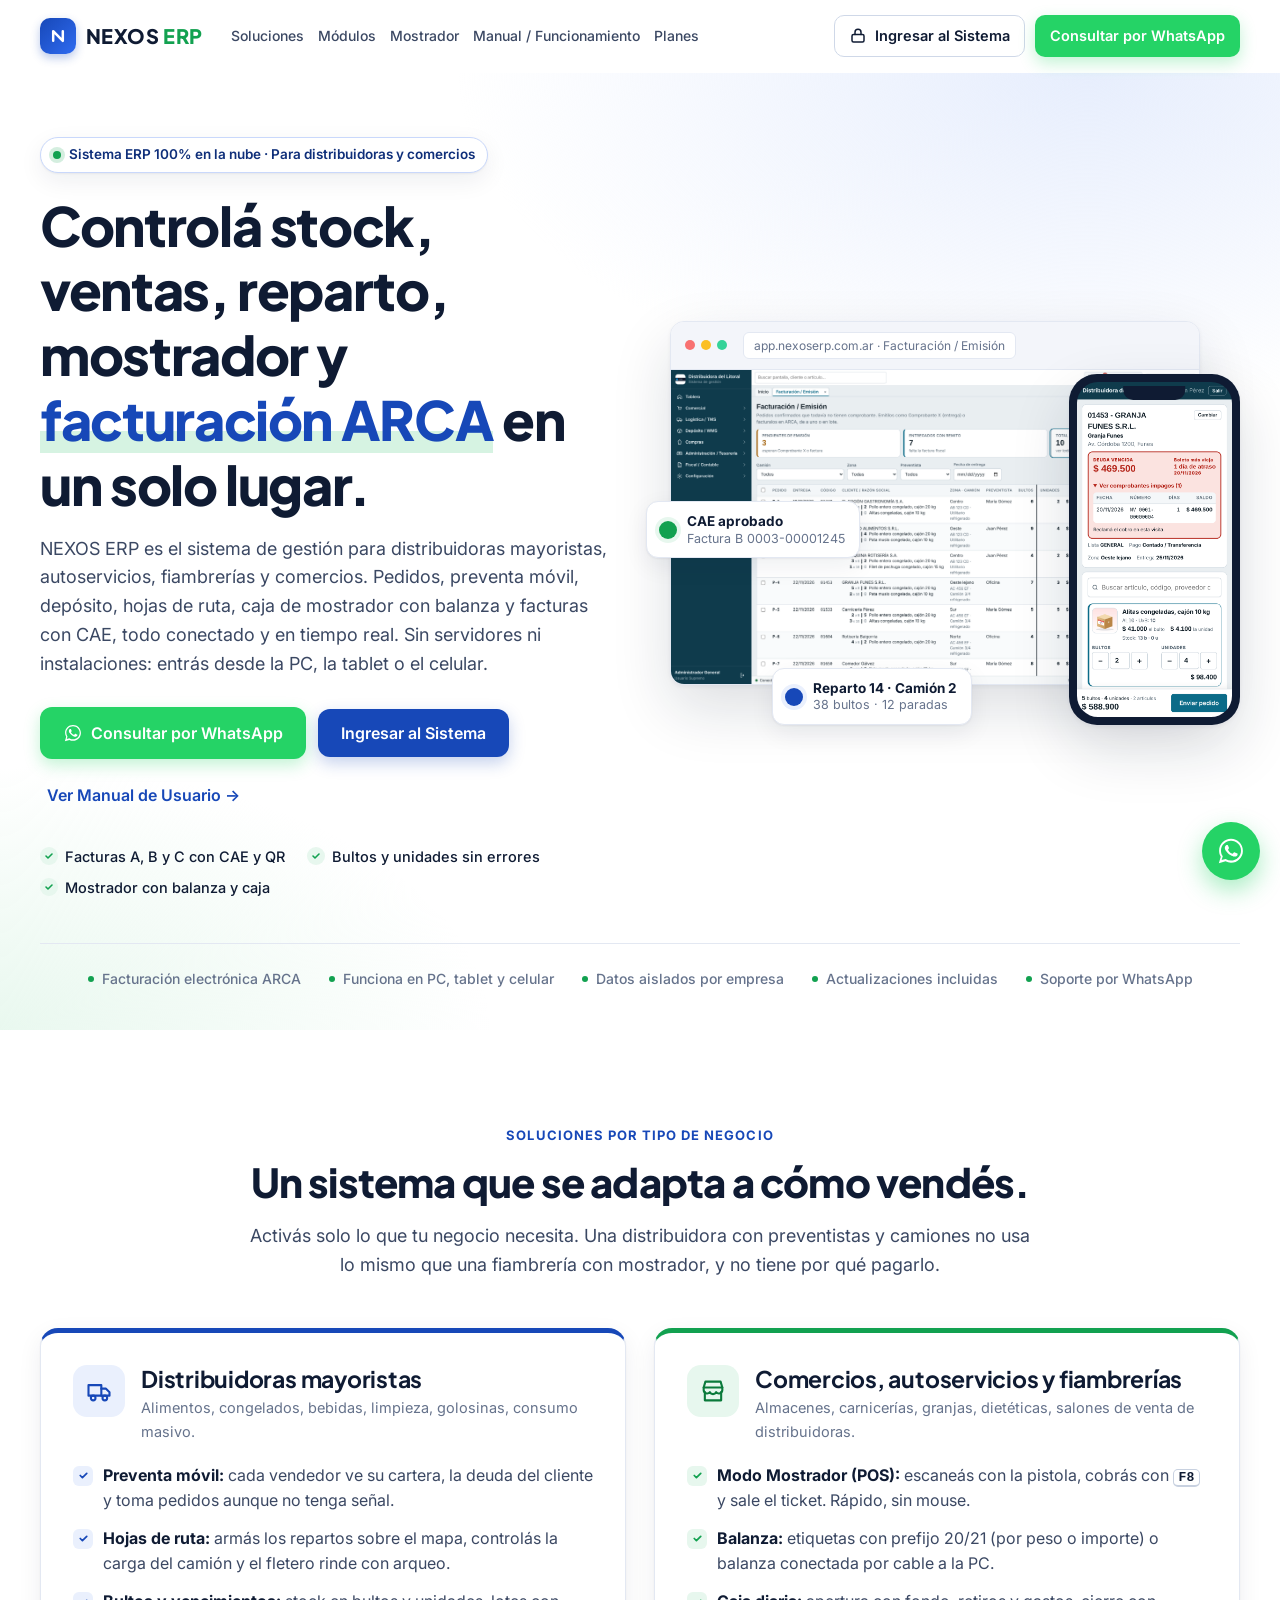
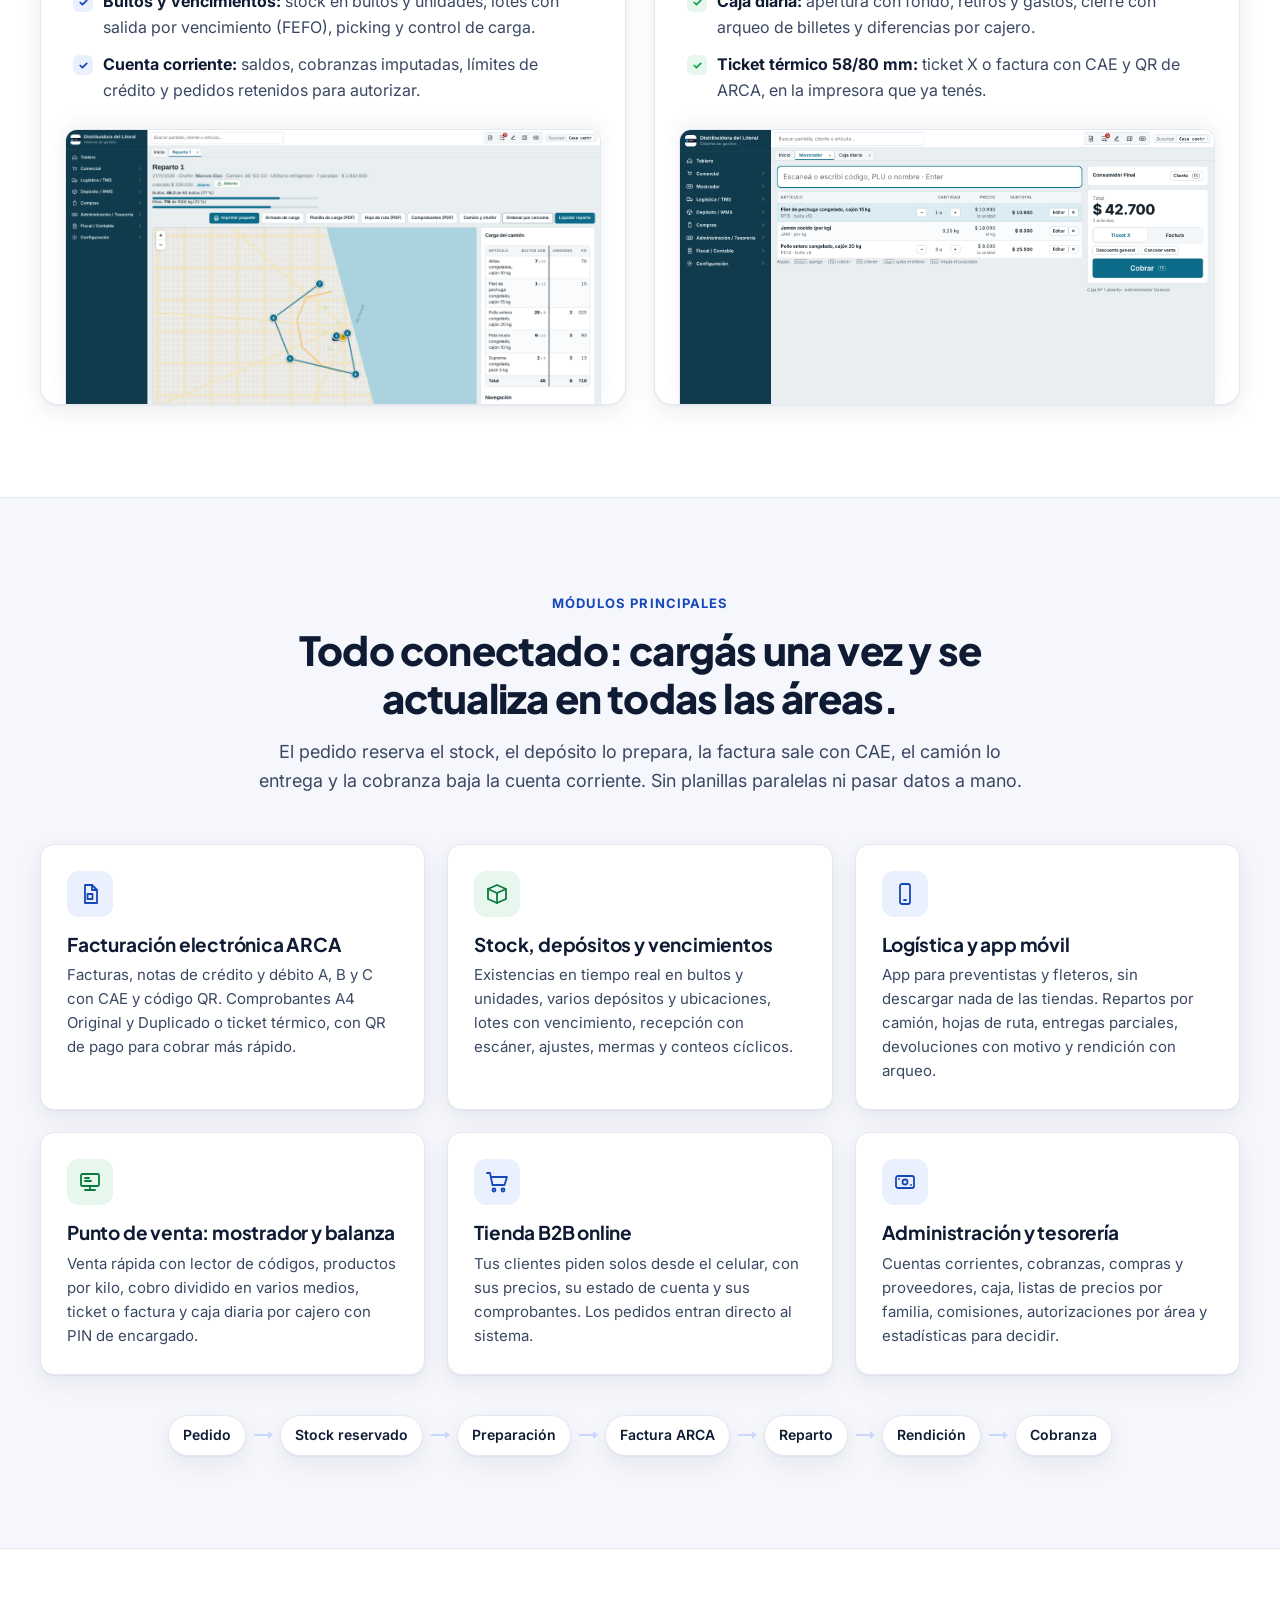
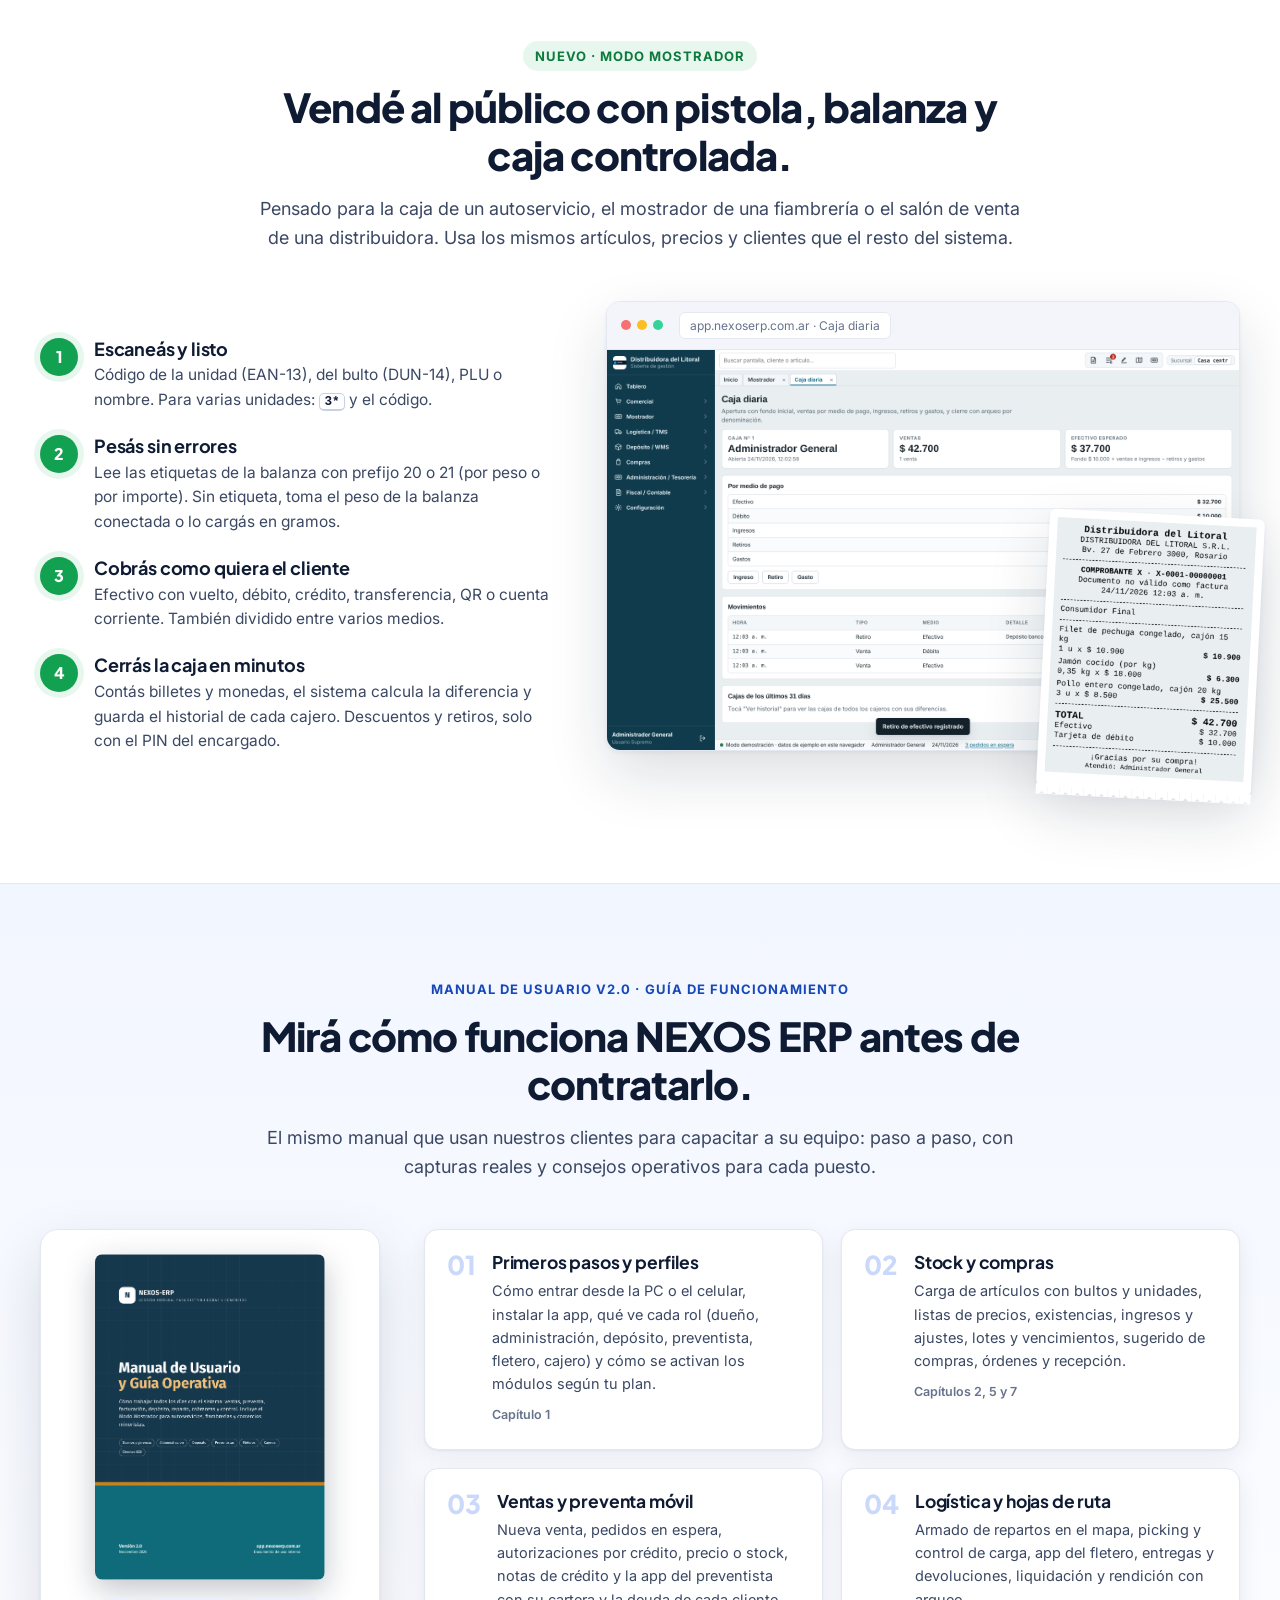
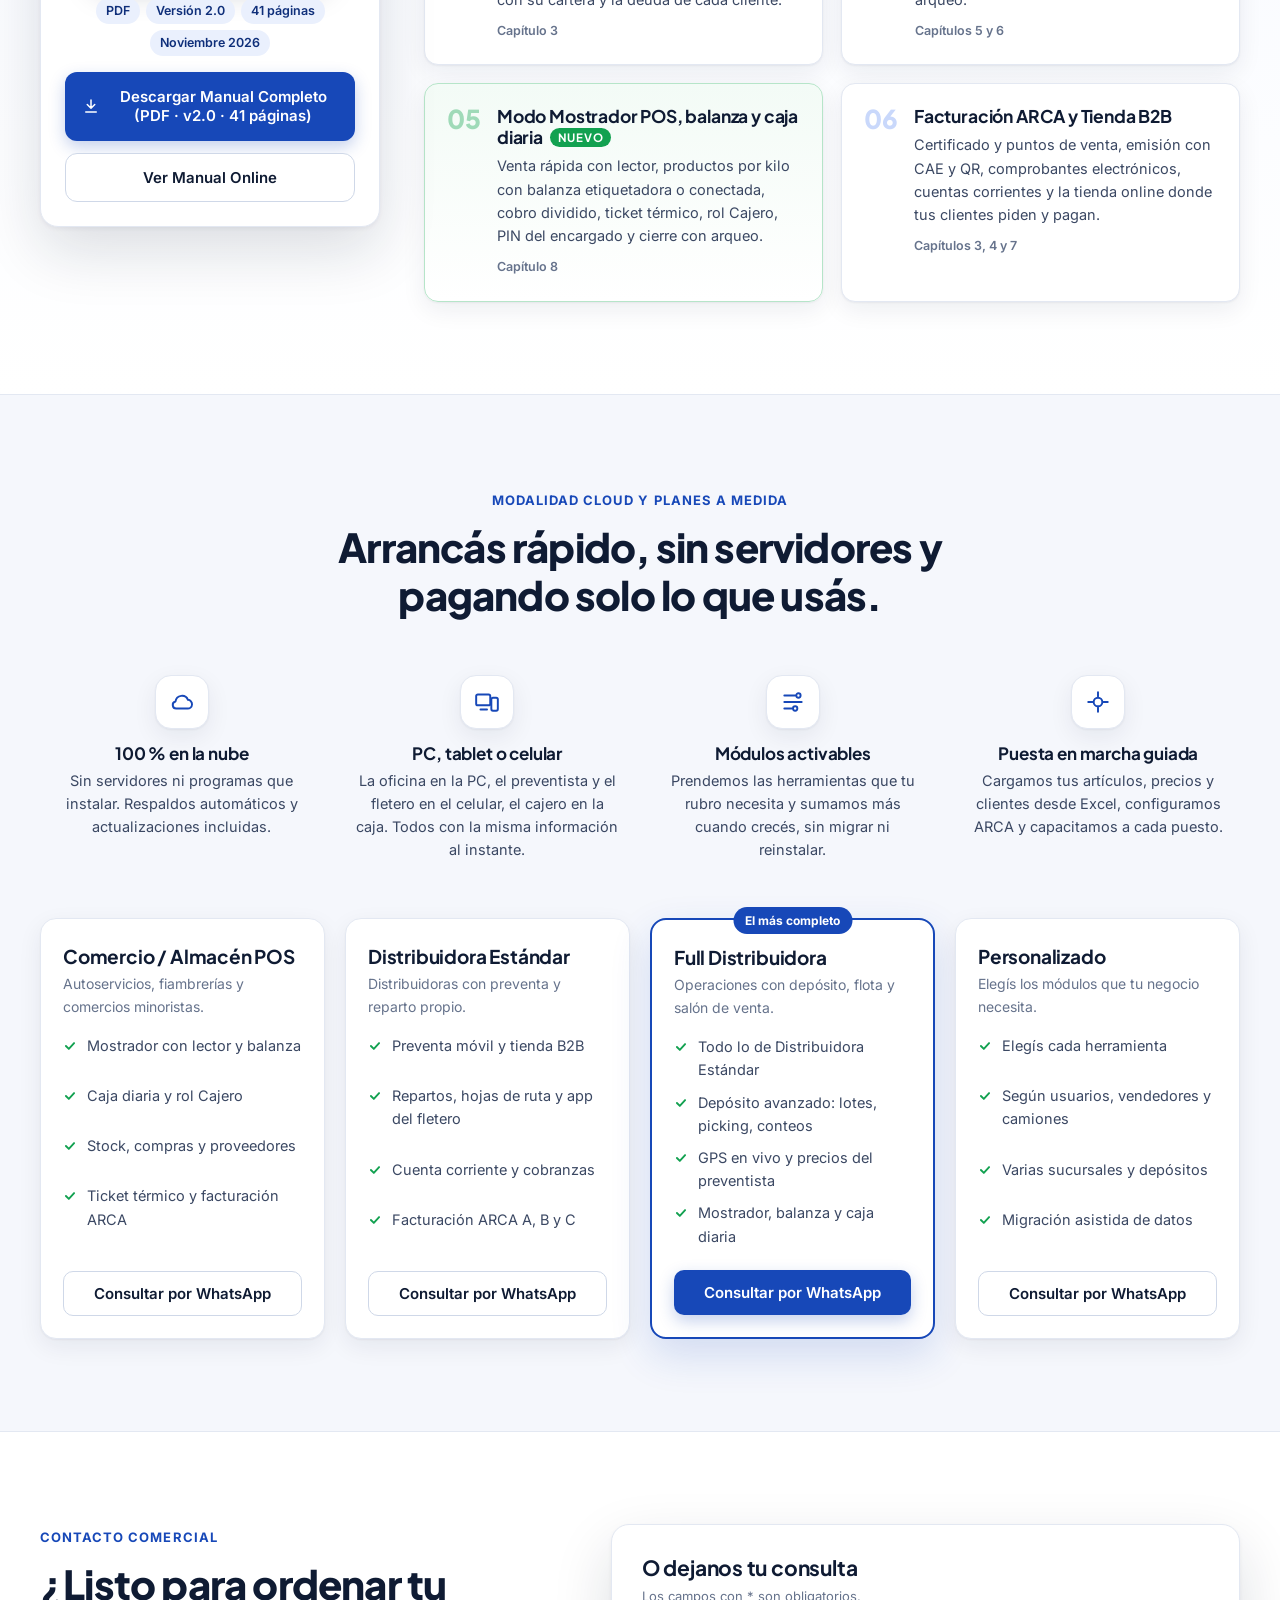
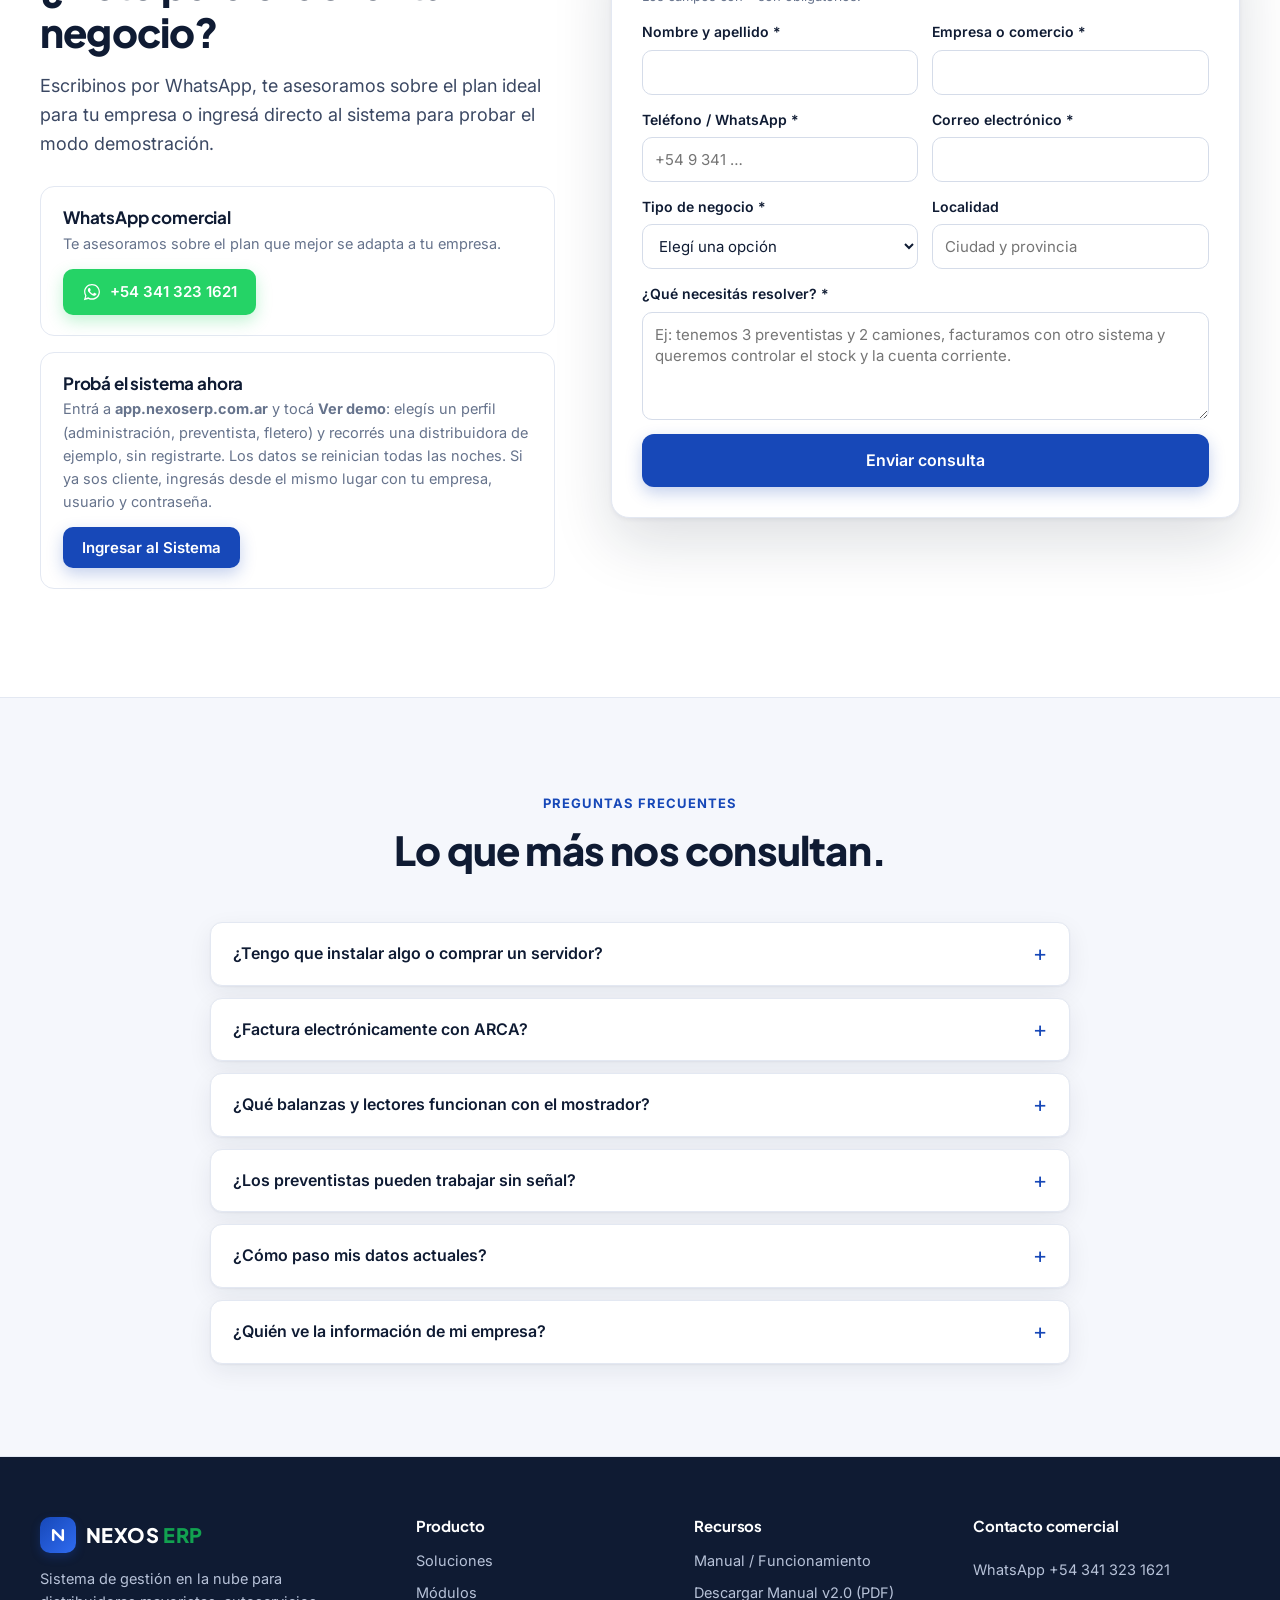
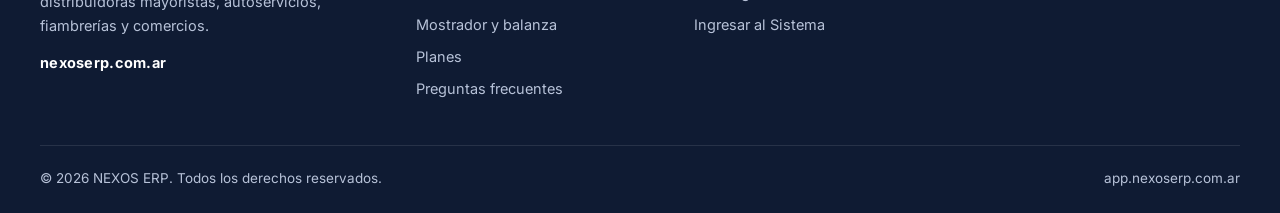
<file: index.html>
<!doctype html>
<html lang="es-AR">
<head>
<meta charset="utf-8">
<meta name="viewport" content="width=device-width,initial-scale=1,viewport-fit=cover">
<title>NEXOS ERP · Sistema de gestión para distribuidoras y comercios · Stock, reparto, mostrador y facturación ARCA</title>
<meta name="description" content="NEXOS ERP: sistema de gestión en la nube para distribuidoras mayoristas, autoservicios, fiambrerías y comercios. Stock, ventas, preventa móvil, reparto, mostrador con balanza, caja diaria y facturación electrónica ARCA.">
<meta name="theme-color" content="#ffffff">
<link rel="canonical" href="https://nexoserp.com.ar/">
<meta property="og:type" content="website">
<meta property="og:url" content="https://nexoserp.com.ar/">
<meta property="og:title" content="NEXOS ERP · Gestión integral para distribuidoras y comercios">
<meta property="og:description" content="Controlá stock, ventas, reparto, mostrador y facturación ARCA en un solo lugar.">
<meta property="og:image" content="https://nexoserp.com.ar/captura-erp.png">
<link rel="icon" href="data:image/svg+xml,%3Csvg xmlns='http://www.w3.org/2000/svg' viewBox='0 0 64 64'%3E%3Crect width='64' height='64' rx='14' fill='%231748B8'/%3E%3Cpath d='M18 46V18l28 28V18' stroke='%23fff' stroke-width='7' fill='none' stroke-linecap='round' stroke-linejoin='round'/%3E%3C/svg%3E">
<link rel="preconnect" href="https://fonts.googleapis.com">
<link rel="preconnect" href="https://fonts.gstatic.com" crossorigin>
<link href="https://fonts.googleapis.com/css2?family=Inter:wght@400;500;600;700&family=Plus+Jakarta+Sans:wght@600;700;800&display=swap" rel="stylesheet">
<link rel="stylesheet" href="/styles.css">
</head>
<body>
<a class="skip" href="#contenido">Saltar al contenido</a>

<!-- ============ ENCABEZADO ============ -->
<header class="nav" id="nav">
  <div class="wrap nav-in">
    <a class="marca" href="#inicio" aria-label="NEXOS ERP, inicio">
      <span class="marca-iso" aria-hidden="true"><svg viewBox="0 0 32 32"><path d="M9 23V9l14 14V9"/></svg></span>
      <span class="marca-txt">NEXOS <span>ERP</span></span>
    </a>
    <nav class="nav-links" id="menu" aria-label="Secciones">
      <a href="#soluciones">Soluciones</a>
      <a href="#modulos">Módulos</a>
      <a href="#mostrador">Mostrador</a>
      <a href="#manual">Manual / Funcionamiento</a>
      <a href="#planes">Planes</a>
      <a class="solo-movil" href="#contacto">Contacto</a>
      <div class="nav-acc-movil">
        <a class="btn btn-primary" href="https://app.nexoserp.com.ar" rel="noopener">Ingresar al Sistema</a>
        <a class="btn btn-wa js-wa" data-msg="consulta" href="https://wa.me/5493413231621?text=Hola!%20Quiero%20consultar%20por%20NEXOS%20ERP" target="_blank" rel="noopener">Consultar por WhatsApp</a>
      </div>
    </nav>
    <div class="nav-acc">
      <a class="btn btn-outline" href="https://app.nexoserp.com.ar" rel="noopener">
        <svg viewBox="0 0 24 24" aria-hidden="true"><rect x="4" y="10" width="16" height="10" rx="2"/><path d="M8 10V7a4 4 0 0 1 8 0v3"/></svg>Ingresar al Sistema</a>
      <a class="btn btn-wa js-wa" data-msg="consulta" href="https://wa.me/5493413231621?text=Hola!%20Quiero%20consultar%20por%20NEXOS%20ERP" target="_blank" rel="noopener">Consultar por WhatsApp</a>
    </div>
    <button class="nav-burger" id="burger" aria-label="Abrir menú" aria-expanded="false" aria-controls="menu"><span></span><span></span><span></span></button>
  </div>
</header>

<main id="contenido">
<!-- ============ HERO ============ -->
<section class="hero" id="inicio">
  <div class="wrap hero-in">
    <div class="hero-copy">
      <p class="eyebrow"><span class="dot"></span>Sistema ERP 100% en la nube · Para distribuidoras y comercios</p>
      <h1>Controlá stock, ventas, reparto, mostrador y <span class="resalta">facturación ARCA</span> en un solo lugar.</h1>
      <p class="hero-sub">NEXOS ERP es el sistema de gestión para distribuidoras mayoristas, autoservicios, fiambrerías y comercios. Pedidos, preventa móvil, depósito, hojas de ruta, caja de mostrador con balanza y facturas con CAE, todo conectado y en tiempo real. Sin servidores ni instalaciones: entrás desde la PC, la tablet o el celular.</p>
      <div class="hero-cta">
        <a class="btn btn-wa btn-lg js-wa" data-msg="consulta" href="https://wa.me/5493413231621?text=Hola!%20Quiero%20consultar%20por%20NEXOS%20ERP" target="_blank" rel="noopener">
          <svg viewBox="0 0 32 32" aria-hidden="true" class="ico-wa"><path d="M16 3C9 3 3.3 8.6 3.3 15.6c0 2.3.6 4.5 1.8 6.4L3 29l7.2-2c1.8 1 3.8 1.5 5.8 1.5 7 0 12.7-5.6 12.7-12.6C28.7 8.6 23 3 16 3zm0 23.1c-1.9 0-3.7-.5-5.3-1.4l-.4-.2-4.3 1.2 1.2-4.2-.3-.4c-1-1.6-1.6-3.5-1.6-5.4C5.3 9.8 10.1 5.1 16 5.1s10.7 4.7 10.7 10.5S21.9 26.1 16 26.1zm5.9-7.8c-.3-.2-1.9-.9-2.2-1-.3-.1-.5-.2-.7.2-.2.3-.8 1-1 1.2-.2.2-.4.2-.7.1-.3-.2-1.4-.5-2.6-1.6-1-.9-1.6-1.9-1.8-2.2-.2-.3 0-.5.1-.7l.5-.6c.2-.2.2-.3.3-.6.1-.2 0-.4 0-.6l-1-2.4c-.3-.6-.5-.5-.7-.5h-.6c-.2 0-.6.1-.9.4-.3.3-1.2 1.1-1.2 2.7s1.2 3.2 1.4 3.4c.2.2 2.4 3.6 5.8 5 .8.3 1.4.5 1.9.7.8.2 1.5.2 2.1.1.6-.1 1.9-.8 2.2-1.5.3-.7.3-1.4.2-1.5-.1-.2-.3-.3-.6-.4z"/></svg>
          Consultar por WhatsApp</a>
        <a class="btn btn-primary btn-lg" href="https://app.nexoserp.com.ar" rel="noopener">Ingresar al Sistema</a>
        <a class="btn btn-link btn-lg" href="#manual">Ver Manual de Usuario →</a>
      </div>
      <ul class="hero-checks">
        <li>Facturas A, B y C con CAE y QR</li>
        <li>Bultos y unidades sin errores</li>
        <li>Mostrador con balanza y caja</li>
      </ul>
    </div>

    <div class="hero-visual" aria-label="Capturas reales del sistema en modo demostración">
      <figure class="frame-desk">
        <div class="frame-bar"><i></i><i></i><i></i><span>app.nexoserp.com.ar · Facturación / Emisión</span></div>
        <img src="captura-erp.png" alt="Pantalla de facturación del ERP con columnas de código, cliente, bultos y unidades" width="2400" height="1429" fetchpriority="high">
      </figure>
      <figure class="frame-phone">
        <div class="phone-notch" aria-hidden="true"></div>
        <img src="captura-preventista.png" alt="App del preventista con alerta de deuda vencida y catálogo" width="1170" height="2532" loading="lazy">
      </figure>
      <div class="float-card fc-1" aria-hidden="true"><b>CAE aprobado</b><span>Factura B 0003-00001245</span></div>
      <div class="float-card fc-2" aria-hidden="true"><b>Reparto 14 · Camión 2</b><span>38 bultos · 12 paradas</span></div>
    </div>
  </div>
  <div class="wrap sellos">
    <span>Facturación electrónica ARCA</span><span>Funciona en PC, tablet y celular</span><span>Datos aislados por empresa</span><span>Actualizaciones incluidas</span><span>Soporte por WhatsApp</span>
  </div>
</section>

<!-- ============ SOLUCIONES ============ -->
<section class="sec" id="soluciones">
  <div class="wrap">
    <header class="sec-head">
      <p class="kicker">Soluciones por tipo de negocio</p>
      <h2>Un sistema que se adapta a cómo vendés.</h2>
      <p class="lead">Activás solo lo que tu negocio necesita. Una distribuidora con preventistas y camiones no usa lo mismo que una fiambrería con mostrador, y no tiene por qué pagarlo.</p>
    </header>
    <div class="soluciones">
      <article class="sol sol-azul">
        <div class="sol-head">
          <span class="sol-ico" aria-hidden="true"><svg viewBox="0 0 24 24"><path d="M3 7h11v9H3z"/><path d="M14 10h4l3 3v3h-7"/><circle cx="7" cy="18" r="2"/><circle cx="17" cy="18" r="2"/></svg></span>
          <div><h3>Distribuidoras mayoristas</h3><p>Alimentos, congelados, bebidas, limpieza, golosinas, consumo masivo.</p></div>
        </div>
        <ul class="checks">
          <li><b>Preventa móvil:</b> cada vendedor ve su cartera, la deuda del cliente y toma pedidos aunque no tenga señal.</li>
          <li><b>Hojas de ruta:</b> armás los repartos sobre el mapa, controlás la carga del camión y el fletero rinde con arqueo.</li>
          <li><b>Bultos y vencimientos:</b> stock en bultos y unidades, lotes con salida por vencimiento (FEFO), picking y control de carga.</li>
          <li><b>Cuenta corriente:</b> saldos, cobranzas imputadas, límites de crédito y pedidos retenidos para autorizar.</li>
        </ul>
        <figure class="sol-img"><img src="captura-repartos-mapa.png" alt="Armado de reparto sobre el mapa con ocupación del camión" width="2400" height="1429" loading="lazy"></figure>
      </article>
      <article class="sol sol-verde">
        <div class="sol-head">
          <span class="sol-ico" aria-hidden="true"><svg viewBox="0 0 24 24"><path d="M4 9l1.5-5h13L20 9"/><path d="M4 9h16v2a3 3 0 0 1-5.3 2 3 3 0 0 1-5.4 0A3 3 0 0 1 4 11z"/><path d="M5 13v7h14v-7"/></svg></span>
          <div><h3>Comercios, autoservicios y fiambrerías</h3><p>Almacenes, carnicerías, granjas, dietéticas, salones de venta de distribuidoras.</p></div>
        </div>
        <ul class="checks">
          <li><b>Modo Mostrador (POS):</b> escaneás con la pistola, cobrás con <kbd>F8</kbd> y sale el ticket. Rápido, sin mouse.</li>
          <li><b>Balanza:</b> etiquetas con prefijo 20/21 (por peso o importe) o balanza conectada por cable a la PC.</li>
          <li><b>Caja diaria:</b> apertura con fondo, retiros y gastos, cierre con arqueo de billetes y diferencias por cajero.</li>
          <li><b>Ticket térmico 58/80 mm:</b> ticket X o factura con CAE y QR de ARCA, en la impresora que ya tenés.</li>
        </ul>
        <figure class="sol-img"><img src="captura-mostrador.png" alt="Pantalla de venta en mostrador con artículos por unidad y por kilo" width="1500" height="950" loading="lazy"></figure>
      </article>
    </div>
  </div>
</section>

<!-- ============ MÓDULOS ============ -->
<section class="sec sec-alt" id="modulos">
  <div class="wrap">
    <header class="sec-head">
      <p class="kicker">Módulos principales</p>
      <h2>Todo conectado: cargás una vez y se actualiza en todas las áreas.</h2>
      <p class="lead">El pedido reserva el stock, el depósito lo prepara, la factura sale con CAE, el camión lo entrega y la cobranza baja la cuenta corriente. Sin planillas paralelas ni pasar datos a mano.</p>
    </header>
    <div class="mods">
      <article class="mod">
        <span class="mod-ico" aria-hidden="true"><svg viewBox="0 0 24 24"><path d="M7 3h7l5 5v13H7z"/><path d="M14 3v5h5"/><rect x="9.5" y="12" width="5" height="5"/></svg></span>
        <h3>Facturación electrónica ARCA</h3>
        <p>Facturas, notas de crédito y débito A, B y C con CAE y código QR. Comprobantes A4 Original y Duplicado o ticket térmico, con QR de pago para cobrar más rápido.</p>
      </article>
      <article class="mod">
        <span class="mod-ico" aria-hidden="true"><svg viewBox="0 0 24 24"><path d="M3 7l9-4 9 4-9 4-9-4z"/><path d="M3 7v10l9 4 9-4V7"/><path d="M12 11v10"/></svg></span>
        <h3>Stock, depósitos y vencimientos</h3>
        <p>Existencias en tiempo real en bultos y unidades, varios depósitos y ubicaciones, lotes con vencimiento, recepción con escáner, ajustes, mermas y conteos cíclicos.</p>
      </article>
      <article class="mod">
        <span class="mod-ico" aria-hidden="true"><svg viewBox="0 0 24 24"><rect x="7" y="2" width="10" height="20" rx="2"/><path d="M11 18h2"/></svg></span>
        <h3>Logística y app móvil</h3>
        <p>App para preventistas y fleteros, sin descargar nada de las tiendas. Repartos por camión, hojas de ruta, entregas parciales, devoluciones con motivo y rendición con arqueo.</p>
      </article>
      <article class="mod">
        <span class="mod-ico" aria-hidden="true"><svg viewBox="0 0 24 24"><rect x="3" y="4" width="18" height="12" rx="1.5"/><path d="M7 20h10M12 16v4"/><path d="M7 8h4M7 11h6"/></svg></span>
        <h3>Punto de venta: mostrador y balanza</h3>
        <p>Venta rápida con lector de códigos, productos por kilo, cobro dividido en varios medios, ticket o factura y caja diaria por cajero con PIN de encargado.</p>
      </article>
      <article class="mod">
        <span class="mod-ico" aria-hidden="true"><svg viewBox="0 0 24 24"><circle cx="9" cy="20" r="1.5"/><circle cx="18" cy="20" r="1.5"/><path d="M2 3h3l2.5 12h12L22 7H6"/></svg></span>
        <h3>Tienda B2B online</h3>
        <p>Tus clientes piden solos desde el celular, con sus precios, su estado de cuenta y sus comprobantes. Los pedidos entran directo al sistema.</p>
      </article>
      <article class="mod">
        <span class="mod-ico" aria-hidden="true"><svg viewBox="0 0 24 24"><rect x="3" y="6" width="18" height="12" rx="2"/><circle cx="12" cy="12" r="2.5"/><path d="M6 9v.01M18 15v.01"/></svg></span>
        <h3>Administración y tesorería</h3>
        <p>Cuentas corrientes, cobranzas, compras y proveedores, caja, listas de precios por familia, comisiones, autorizaciones por área y estadísticas para decidir.</p>
      </article>
    </div>
    <div class="flujo" aria-label="Recorrido de una venta">
      <span>Pedido</span><i aria-hidden="true"></i><span>Stock reservado</span><i aria-hidden="true"></i><span>Preparación</span><i aria-hidden="true"></i><span>Factura ARCA</span><i aria-hidden="true"></i><span>Reparto</span><i aria-hidden="true"></i><span>Rendición</span><i aria-hidden="true"></i><span>Cobranza</span>
    </div>
  </div>
</section>

<!-- ============ MOSTRADOR ============ -->
<section class="sec" id="mostrador">
  <div class="wrap">
    <header class="sec-head">
      <p class="kicker kicker-verde">Nuevo · Modo Mostrador</p>
      <h2>Vendé al público con pistola, balanza y caja controlada.</h2>
      <p class="lead">Pensado para la caja de un autoservicio, el mostrador de una fiambrería o el salón de venta de una distribuidora. Usa los mismos artículos, precios y clientes que el resto del sistema.</p>
    </header>
    <div class="pos-grid">
      <div class="pos-feats">
        <div class="feat"><span class="feat-n">1</span><div><h3>Escaneás y listo</h3><p>Código de la unidad (EAN-13), del bulto (DUN-14), PLU o nombre. Para varias unidades: <kbd>3*</kbd> y el código.</p></div></div>
        <div class="feat"><span class="feat-n">2</span><div><h3>Pesás sin errores</h3><p>Lee las etiquetas de la balanza con prefijo 20 o 21 (por peso o por importe). Sin etiqueta, toma el peso de la balanza conectada o lo cargás en gramos.</p></div></div>
        <div class="feat"><span class="feat-n">3</span><div><h3>Cobrás como quiera el cliente</h3><p>Efectivo con vuelto, débito, crédito, transferencia, QR o cuenta corriente. También dividido entre varios medios.</p></div></div>
        <div class="feat"><span class="feat-n">4</span><div><h3>Cerrás la caja en minutos</h3><p>Contás billetes y monedas, el sistema calcula la diferencia y guarda el historial de cada cajero. Descuentos y retiros, solo con el PIN del encargado.</p></div></div>
      </div>
      <div class="pos-vis">
        <figure class="frame-desk">
          <div class="frame-bar"><i></i><i></i><i></i><span>app.nexoserp.com.ar · Caja diaria</span></div>
          <img src="captura-caja.png" alt="Caja diaria con ventas por medio de pago, efectivo esperado y movimientos" width="1500" height="950" loading="lazy">
        </figure>
        <figure class="ticket"><img src="captura-ticket.png" alt="Ticket térmico de 80 mm con detalle, total y medios de pago" width="610" height="780" loading="lazy"></figure>
      </div>
    </div>
  </div>
</section>

<!-- ============ MANUAL ============ -->
<section class="sec sec-manual" id="manual">
  <div class="wrap">
    <header class="sec-head">
      <p class="kicker">Manual de Usuario v2.0 · Guía de funcionamiento</p>
      <h2>Mirá cómo funciona NEXOS ERP antes de contratarlo.</h2>
      <p class="lead">El mismo manual que usan nuestros clientes para capacitar a su equipo: paso a paso, con capturas reales y consejos operativos para cada puesto.</p>
    </header>
    <div class="manual">
      <aside class="manual-dl">
        <a class="manual-tapa" href="/Manual_Usuario_NEXOS-ERP.pdf" target="_blank" rel="noopener" aria-label="Abrir el manual en una pestaña nueva">
          <img src="manual-portada.png" alt="Tapa del Manual de Usuario y Guía Operativa de NEXOS ERP, versión 2.0" width="496" height="702" loading="lazy">
        </a>
        <div class="manual-meta"><span>PDF</span><span>Versión 2.0</span><span>41 páginas</span><span>Noviembre 2026</span></div>
        <a class="btn btn-primary btn-lg btn-block" href="/Manual_Usuario_NEXOS-ERP.pdf" download="Manual_Usuario_NEXOS-ERP.pdf">
          <svg viewBox="0 0 24 24" aria-hidden="true"><path d="M12 4v11M7 10l5 5 5-5M5 20h14"/></svg>Descargar Manual Completo (PDF · v2.0 · 41 páginas)</a>
        <a class="btn btn-outline btn-lg btn-block" href="/Manual_Usuario_NEXOS-ERP.pdf" target="_blank" rel="noopener">Ver Manual Online</a>
      </aside>
      <ol class="caps">
        <li class="capi">
          <span class="capi-n">01</span>
          <div><h3>Primeros pasos y perfiles</h3><p>Cómo entrar desde la PC o el celular, instalar la app, qué ve cada rol (dueño, administración, depósito, preventista, fletero, cajero) y cómo se activan los módulos según tu plan.</p><span class="capi-ref">Capítulo 1</span></div>
        </li>
        <li class="capi">
          <span class="capi-n">02</span>
          <div><h3>Stock y compras</h3><p>Carga de artículos con bultos y unidades, listas de precios, existencias, ingresos y ajustes, lotes y vencimientos, sugerido de compras, órdenes y recepción.</p><span class="capi-ref">Capítulos 2, 5 y 7</span></div>
        </li>
        <li class="capi">
          <span class="capi-n">03</span>
          <div><h3>Ventas y preventa móvil</h3><p>Nueva venta, pedidos en espera, autorizaciones por crédito, precio o stock, notas de crédito y la app del preventista con su cartera y la deuda de cada cliente.</p><span class="capi-ref">Capítulo 3</span></div>
        </li>
        <li class="capi">
          <span class="capi-n">04</span>
          <div><h3>Logística y hojas de ruta</h3><p>Armado de repartos en el mapa, picking y control de carga, app del fletero, entregas y devoluciones, liquidación y rendición con arqueo.</p><span class="capi-ref">Capítulos 5 y 6</span></div>
        </li>
        <li class="capi capi-nuevo">
          <span class="capi-n">05</span>
          <div><h3>Modo Mostrador POS, balanza y caja diaria <em>Nuevo</em></h3><p>Venta rápida con lector, productos por kilo con balanza etiquetadora o conectada, cobro dividido, ticket térmico, rol Cajero, PIN del encargado y cierre con arqueo.</p><span class="capi-ref">Capítulo 8</span></div>
        </li>
        <li class="capi">
          <span class="capi-n">06</span>
          <div><h3>Facturación ARCA y Tienda B2B</h3><p>Certificado y puntos de venta, emisión con CAE y QR, comprobantes electrónicos, cuentas corrientes y la tienda online donde tus clientes piden y pagan.</p><span class="capi-ref">Capítulos 3, 4 y 7</span></div>
        </li>
      </ol>
    </div>
  </div>
</section>

<!-- ============ PLANES ============ -->
<section class="sec sec-alt" id="planes">
  <div class="wrap">
    <header class="sec-head">
      <p class="kicker">Modalidad cloud y planes a medida</p>
      <h2>Arrancás rápido, sin servidores y pagando solo lo que usás.</h2>
    </header>
    <div class="cloud">
      <div class="cloud-item"><span class="cloud-ico" aria-hidden="true"><svg viewBox="0 0 24 24"><path d="M7 18h10a4 4 0 0 0 .5-8 6 6 0 0 0-11.5 1.5A3.3 3.3 0 0 0 7 18z"/></svg></span><h3>100 % en la nube</h3><p>Sin servidores ni programas que instalar. Respaldos automáticos y actualizaciones incluidas.</p></div>
      <div class="cloud-item"><span class="cloud-ico" aria-hidden="true"><svg viewBox="0 0 24 24"><rect x="2" y="5" width="13" height="10" rx="1.5"/><rect x="16" y="8" width="6" height="12" rx="1.5"/><path d="M6 19h6"/></svg></span><h3>PC, tablet o celular</h3><p>La oficina en la PC, el preventista y el fletero en el celular, el cajero en la caja. Todos con la misma información al instante.</p></div>
      <div class="cloud-item"><span class="cloud-ico" aria-hidden="true"><svg viewBox="0 0 24 24"><path d="M4 6h10M4 12h16M4 18h7"/><circle cx="17" cy="6" r="2"/><circle cx="14" cy="18" r="2"/></svg></span><h3>Módulos activables</h3><p>Prendemos las herramientas que tu rubro necesita y sumamos más cuando crecés, sin migrar ni reinstalar.</p></div>
      <div class="cloud-item"><span class="cloud-ico" aria-hidden="true"><svg viewBox="0 0 24 24"><path d="M12 3v4M12 17v4M3 12h4M17 12h4"/><circle cx="12" cy="12" r="4"/></svg></span><h3>Puesta en marcha guiada</h3><p>Cargamos tus artículos, precios y clientes desde Excel, configuramos ARCA y capacitamos a cada puesto.</p></div>
    </div>
    <div class="planes">
      <article class="plan">
        <h3>Comercio / Almacén POS</h3>
        <p class="plan-para">Autoservicios, fiambrerías y comercios minoristas.</p>
        <ul>
          <li>Mostrador con lector y balanza</li>
          <li>Caja diaria y rol Cajero</li>
          <li>Stock, compras y proveedores</li>
          <li>Ticket térmico y facturación ARCA</li>
        </ul>
        <a class="btn btn-outline btn-block js-wa" data-msg="pos" href="https://wa.me/5493413231621?text=Hola!%20Quiero%20consultar%20por%20NEXOS%20ERP" target="_blank" rel="noopener">Consultar por WhatsApp</a>
      </article>
      <article class="plan">
        <h3>Distribuidora Estándar</h3>
        <p class="plan-para">Distribuidoras con preventa y reparto propio.</p>
        <ul>
          <li>Preventa móvil y tienda B2B</li>
          <li>Repartos, hojas de ruta y app del fletero</li>
          <li>Cuenta corriente y cobranzas</li>
          <li>Facturación ARCA A, B y C</li>
        </ul>
        <a class="btn btn-outline btn-block js-wa" data-msg="estandar" href="https://wa.me/5493413231621?text=Hola!%20Quiero%20consultar%20por%20NEXOS%20ERP" target="_blank" rel="noopener">Consultar por WhatsApp</a>
      </article>
      <article class="plan plan-dest">
        <p class="plan-badge">El más completo</p>
        <h3>Full Distribuidora</h3>
        <p class="plan-para">Operaciones con depósito, flota y salón de venta.</p>
        <ul>
          <li>Todo lo de Distribuidora Estándar</li>
          <li>Depósito avanzado: lotes, picking, conteos</li>
          <li>GPS en vivo y precios del preventista</li>
          <li>Mostrador, balanza y caja diaria</li>
        </ul>
        <a class="btn btn-primary btn-block js-wa" data-msg="full" href="https://wa.me/5493413231621?text=Hola!%20Quiero%20consultar%20por%20NEXOS%20ERP" target="_blank" rel="noopener">Consultar por WhatsApp</a>
      </article>
      <article class="plan">
        <h3>Personalizado</h3>
        <p class="plan-para">Elegís los módulos que tu negocio necesita.</p>
        <ul>
          <li>Elegís cada herramienta</li>
          <li>Según usuarios, vendedores y camiones</li>
          <li>Varias sucursales y depósitos</li>
          <li>Migración asistida de datos</li>
        </ul>
        <a class="btn btn-outline btn-block js-wa" data-msg="medida" href="https://wa.me/5493413231621?text=Hola!%20Quiero%20consultar%20por%20NEXOS%20ERP" target="_blank" rel="noopener">Consultar por WhatsApp</a>
      </article>
    </div>
  </div>
</section>

<!-- ============ CONTACTO ============ -->
<section class="sec" id="contacto">
  <div class="wrap contacto">
    <div class="contacto-info">
      <p class="kicker">Contacto comercial</p>
      <h2>¿Listo para ordenar tu negocio?</h2>
      <p class="lead">Escribinos por WhatsApp, te asesoramos sobre el plan ideal para tu empresa o ingresá directo al sistema para probar el modo demostración.</p>
      <div class="canal">
        <h3>WhatsApp comercial</h3>
        <p>Te asesoramos sobre el plan que mejor se adapta a tu empresa.</p>
        <a class="btn btn-wa js-wa" data-msg="consulta" href="https://wa.me/5493413231621?text=Hola!%20Quiero%20consultar%20por%20NEXOS%20ERP" target="_blank" rel="noopener">
          <svg viewBox="0 0 32 32" aria-hidden="true" class="ico-wa"><path d="M16 3C9 3 3.3 8.6 3.3 15.6c0 2.3.6 4.5 1.8 6.4L3 29l7.2-2c1.8 1 3.8 1.5 5.8 1.5 7 0 12.7-5.6 12.7-12.6C28.7 8.6 23 3 16 3zm0 23.1c-1.9 0-3.7-.5-5.3-1.4l-.4-.2-4.3 1.2 1.2-4.2-.3-.4c-1-1.6-1.6-3.5-1.6-5.4C5.3 9.8 10.1 5.1 16 5.1s10.7 4.7 10.7 10.5S21.9 26.1 16 26.1zm5.9-7.8c-.3-.2-1.9-.9-2.2-1-.3-.1-.5-.2-.7.2-.2.3-.8 1-1 1.2-.2.2-.4.2-.7.1-.3-.2-1.4-.5-2.6-1.6-1-.9-1.6-1.9-1.8-2.2-.2-.3 0-.5.1-.7l.5-.6c.2-.2.2-.3.3-.6.1-.2 0-.4 0-.6l-1-2.4c-.3-.6-.5-.5-.7-.5h-.6c-.2 0-.6.1-.9.4-.3.3-1.2 1.1-1.2 2.7s1.2 3.2 1.4 3.4c.2.2 2.4 3.6 5.8 5 .8.3 1.4.5 1.9.7.8.2 1.5.2 2.1.1.6-.1 1.9-.8 2.2-1.5.3-.7.3-1.4.2-1.5-.1-.2-.3-.3-.6-.4z"/></svg>
          +54 341 323 1621</a>
      </div>
      <div class="canal">
        <h3>Probá el sistema ahora</h3>
        <p>Entrá a <b>app.nexoserp.com.ar</b> y tocá <b>Ver demo</b>: elegís un perfil (administración, preventista, fletero) y recorrés una distribuidora de ejemplo, sin registrarte. Los datos se reinician todas las noches. Si ya sos cliente, ingresás desde el mismo lugar con tu empresa, usuario y contraseña.</p>
        <div class="canal-btns"><a class="btn btn-primary" href="https://app.nexoserp.com.ar" rel="noopener">Ingresar al Sistema</a></div>
      </div>
    </div>

    <form class="form" id="form" novalidate>
      <h3>O dejanos tu consulta</h3>
      <p class="form-nota">Los campos con * son obligatorios.</p>
      <div class="f2">
        <label class="campo"><span>Nombre y apellido *</span><input name="nombre" autocomplete="name" required maxlength="80"></label>
        <label class="campo"><span>Empresa o comercio *</span><input name="razon_social" autocomplete="organization" required maxlength="120"></label>
      </div>
      <div class="f2">
        <label class="campo"><span>Teléfono / WhatsApp *</span><input name="telefono" type="tel" autocomplete="tel" required maxlength="30" placeholder="+54 9 341 …"></label>
        <label class="campo"><span>Correo electrónico *</span><input name="email" type="email" autocomplete="email" required maxlength="120"></label>
      </div>
      <div class="f2">
        <label class="campo"><span>Tipo de negocio *</span>
          <select name="rubro" required><option value="">Elegí una opción</option><option>Distribuidora mayorista</option><option>Autoservicio / almacén</option><option>Fiambrería / carnicería / granja</option><option>Comercio minorista</option><option>Distribuidora con salón de venta</option><option>Otro</option></select></label>
        <label class="campo"><span>Localidad</span><input name="localidad" autocomplete="address-level2" maxlength="80" placeholder="Ciudad y provincia"></label>
      </div>
      <label class="campo"><span>¿Qué necesitás resolver? *</span><textarea name="detalle" rows="4" required minlength="10" maxlength="2000" placeholder="Ej: tenemos 3 preventistas y 2 camiones, facturamos con otro sistema y queremos controlar el stock y la cuenta corriente."></textarea></label>
      <input type="checkbox" name="botcheck" class="hp" tabindex="-1" autocomplete="off" aria-hidden="true">
      <button class="btn btn-primary btn-lg btn-block" type="submit" id="enviar">Enviar consulta</button>
      <p class="form-estado" id="estado" role="status" aria-live="polite" hidden></p>
    </form>
  </div>
</section>

<!-- ============ FAQ ============ -->
<section class="sec sec-alt" id="faq">
  <div class="wrap faq-wrap">
    <header class="sec-head">
      <p class="kicker">Preguntas frecuentes</p>
      <h2>Lo que más nos consultan.</h2>
    </header>
    <div class="faq">
      <details>
        <summary>¿Tengo que instalar algo o comprar un servidor?</summary>
        <p>No. NEXOS ERP funciona en la nube: entrás desde el navegador en <b>app.nexoserp.com.ar</b>. Si querés, lo instalás como aplicación en la PC o el celular con un clic, sin pasar por las tiendas de aplicaciones.</p>
      </details>
      <details>
        <summary>¿Factura electrónicamente con ARCA?</summary>
        <p>Sí. Con el certificado digital de tu empresa, el sistema pide el CAE y emite facturas, notas de crédito y débito A, B y C con su código QR, en hoja A4 o en ticket térmico de 58 u 80 mm.</p>
      </details>
      <details>
        <summary>¿Qué balanzas y lectores funcionan con el mostrador?</summary>
        <p>Cualquier lector de códigos USB o Bluetooth que funcione como teclado. Las balanzas etiquetadoras que imprimen códigos con prefijo 20 o 21, por peso o por importe, y las balanzas con salida USB o serie conectadas a una PC con Chrome o Edge. Si no tenés balanza conectada, el peso se carga a mano.</p>
      </details>
      <details>
        <summary>¿Los preventistas pueden trabajar sin señal?</summary>
        <p>Sí. Los pedidos tomados sin conexión quedan guardados en el celular y se envían solos cuando vuelve la señal.</p>
      </details>
      <details>
        <summary>¿Cómo paso mis datos actuales?</summary>
        <p>Nos pasás tus artículos (con unidades por bulto y códigos de barras), listas de precios y clientes en Excel o CSV. Los validamos, los importamos y cargamos los saldos iniciales de stock y cuenta corriente.</p>
      </details>
      <details>
        <summary>¿Quién ve la información de mi empresa?</summary>
        <p>Solo tu equipo, según el rol de cada uno. Los datos de cada empresa están aislados en la base de datos, cada preventista ve únicamente su cartera y cada cliente de la tienda ve solo su cuenta.</p>
      </details>
    </div>
  </div>
</section>
</main>

<!-- ============ FOOTER ============ -->
<footer class="pie">
  <div class="wrap pie-in">
    <div class="pie-marca">
      <a class="marca" href="#inicio"><span class="marca-iso" aria-hidden="true"><svg viewBox="0 0 32 32"><path d="M9 23V9l14 14V9"/></svg></span><span class="marca-txt">NEXOS <span>ERP</span></span></a>
      <p>Sistema de gestión en la nube para distribuidoras mayoristas, autoservicios, fiambrerías y comercios.</p>
      <p class="pie-dominio">nexoserp.com.ar</p>
    </div>
    <div>
      <h4>Producto</h4>
      <nav aria-label="Producto"><a href="#soluciones">Soluciones</a><a href="#modulos">Módulos</a><a href="#mostrador">Mostrador y balanza</a><a href="#planes">Planes</a><a href="#faq">Preguntas frecuentes</a></nav>
    </div>
    <div>
      <h4>Recursos</h4>
      <nav aria-label="Recursos"><a href="#manual">Manual / Funcionamiento</a><a href="/Manual_Usuario_NEXOS-ERP.pdf" download="Manual_Usuario_NEXOS-ERP.pdf">Descargar Manual v2.0 (PDF)</a><a href="https://app.nexoserp.com.ar" rel="noopener">Ingresar al Sistema</a></nav>
    </div>
    <div class="pie-contacto">
      <h4>Contacto comercial</h4>
      <a class="js-wa" data-msg="consulta" href="https://wa.me/5493413231621?text=Hola!%20Quiero%20consultar%20por%20NEXOS%20ERP" target="_blank" rel="noopener">WhatsApp +54 341 323 1621</a>
    </div>
  </div>
  <div class="wrap pie-legal">
    <span>© <span id="anio">2026</span> NEXOS ERP. Todos los derechos reservados.</span>
    <a href="https://app.nexoserp.com.ar" rel="noopener">app.nexoserp.com.ar</a>
  </div>
</footer>

<a class="wa-float js-wa" data-msg="consulta" href="https://wa.me/5493413231621?text=Hola!%20Quiero%20consultar%20por%20NEXOS%20ERP" target="_blank" rel="noopener" aria-label="Consultar por WhatsApp">
  <svg viewBox="0 0 32 32" aria-hidden="true"><path d="M16 3C9 3 3.3 8.6 3.3 15.6c0 2.3.6 4.5 1.8 6.4L3 29l7.2-2c1.8 1 3.8 1.5 5.8 1.5 7 0 12.7-5.6 12.7-12.6C28.7 8.6 23 3 16 3zm0 23.1c-1.9 0-3.7-.5-5.3-1.4l-.4-.2-4.3 1.2 1.2-4.2-.3-.4c-1-1.6-1.6-3.5-1.6-5.4C5.3 9.8 10.1 5.1 16 5.1s10.7 4.7 10.7 10.5S21.9 26.1 16 26.1zm5.9-7.8c-.3-.2-1.9-.9-2.2-1-.3-.1-.5-.2-.7.2-.2.3-.8 1-1 1.2-.2.2-.4.2-.7.1-.3-.2-1.4-.5-2.6-1.6-1-.9-1.6-1.9-1.8-2.2-.2-.3 0-.5.1-.7l.5-.6c.2-.2.2-.3.3-.6.1-.2 0-.4 0-.6l-1-2.4c-.3-.6-.5-.5-.7-.5h-.6c-.2 0-.6.1-.9.4-.3.3-1.2 1.1-1.2 2.7s1.2 3.2 1.4 3.4c.2.2 2.4 3.6 5.8 5 .8.3 1.4.5 1.9.7.8.2 1.5.2 2.1.1.6-.1 1.9-.8 2.2-1.5.3-.7.3-1.4.2-1.5-.1-.2-.3-.3-.6-.4z"/></svg>
</a>

<script src="/script.js" defer></script>
</body>
</html>
</file>
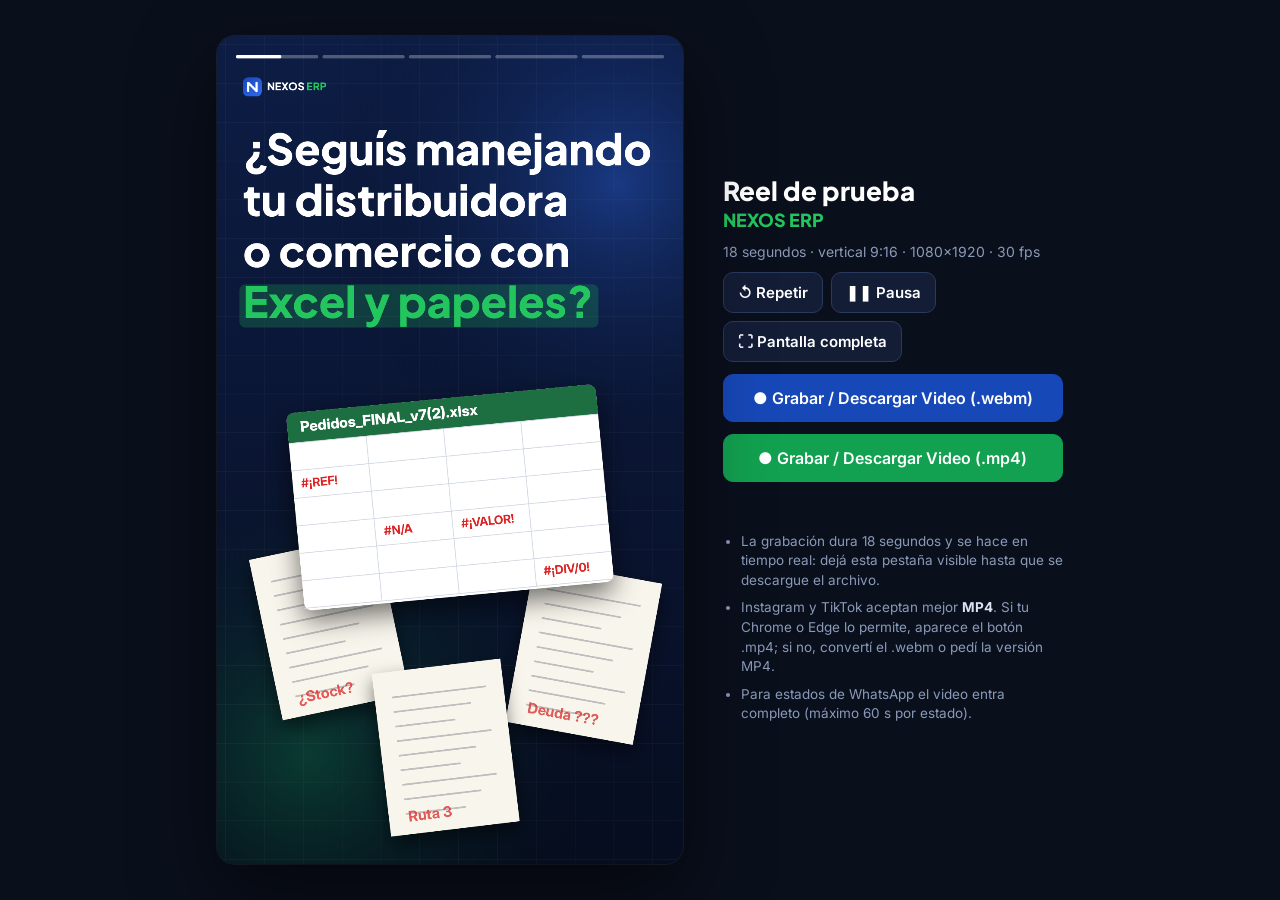
<file: marketing/reel-prueba.html>
<!doctype html>
<html lang="es-AR">
<head>
<meta charset="utf-8">
<meta name="viewport" content="width=device-width,initial-scale=1">
<meta name="robots" content="noindex, nofollow">
<title>Reel de prueba · NEXOS ERP (18 s · 1080×1920)</title>
<link rel="preconnect" href="https://fonts.googleapis.com">
<link rel="preconnect" href="https://fonts.gstatic.com" crossorigin>
<link href="https://fonts.googleapis.com/css2?family=Inter:wght@500;600;700&family=Plus+Jakarta+Sans:wght@700;800&display=swap" rel="stylesheet">
<link rel="stylesheet" href="/marketing/reel.css">
</head>
<body>
<main class="estudio">
  <div class="marco" id="marco">
    <canvas id="reel" width="1080" height="1920" aria-label="Reel animado de NEXOS ERP, 18 segundos"></canvas>
    <div class="cargando" id="cargando">Cargando capturas…</div>
  </div>

  <aside class="panel">
    <h1>Reel de prueba <span>NEXOS ERP</span></h1>
    <p class="meta">18 segundos · vertical 9:16 · 1080×1920 · 30 fps</p>
    <div class="botones">
      <button type="button" id="btnRepetir">↺ Repetir</button>
      <button type="button" id="btnPausa">❚❚ Pausa</button>
      <button type="button" id="btnFull">⛶ Pantalla completa</button>
    </div>
    <button type="button" class="grabar" id="btnWebm">● Grabar / Descargar Video (.webm)</button>
    <button type="button" class="grabar alt" id="btnMp4" hidden>● Grabar / Descargar Video (.mp4)</button>
    <p class="estado" id="estado" role="status" aria-live="polite"></p>
    <ul class="ayuda">
      <li>La grabación dura 18 segundos y se hace en tiempo real: dejá esta pestaña visible hasta que se descargue el archivo.</li>
      <li>Instagram y TikTok aceptan mejor <b>MP4</b>. Si tu Chrome o Edge lo permite, aparece el botón .mp4; si no, convertí el .webm o pedí la versión MP4.</li>
      <li>Para estados de WhatsApp el video entra completo (máximo 60 s por estado).</li>
    </ul>
  </aside>
</main>
<script src="/marketing/reel.js" defer></script>
</body>
</html>
</file>
<file: styles.css>
/* NEXOS ERP · Web comercial (tema claro) */
:root {
  --azul: #1748b8; --azul-o: #0f2f7a; --azul-l: #eaf0fd; --azul-m: #c9d8fb;
  --verde: #12a150; --verde-o: #0b7a3b; --verde-l: #e7f7ee;
  --wa: #25d366; --wa-o: #1da851;
  --tinta: #0f1b33; --texto: #3b4863; --mut: #66738c; --linea: #e3e8f2; --fondo: #ffffff; --alt: #f5f7fc;
  --r: 14px; --r-s: 10px;
  --sombra: 0 1px 2px rgba(15, 27, 51, .05), 0 8px 24px rgba(15, 27, 51, .07);
  --sombra-g: 0 2px 4px rgba(15, 27, 51, .05), 0 24px 60px rgba(15, 27, 51, .14);
  --f: "Inter", system-ui, -apple-system, "Segoe UI", Roboto, sans-serif;
  --fh: "Plus Jakarta Sans", var(--f);
}
* { box-sizing: border-box; }
html { scroll-behavior: smooth; scroll-padding-top: 84px; -webkit-text-size-adjust: 100%; }
body { margin: 0; font-family: var(--f); font-size: 16px; line-height: 1.6; color: var(--texto); background: var(--fondo); -webkit-font-smoothing: antialiased; }
img { max-width: 100%; height: auto; display: block; }
a { color: var(--azul); }
h1, h2, h3, h4 { font-family: var(--fh); color: var(--tinta); line-height: 1.2; margin: 0; letter-spacing: -.01em; }
p { margin: 0; }
kbd { font-family: ui-monospace, "SFMono-Regular", Menlo, monospace; font-size: .82em; font-weight: 700; background: #fff; border: 1px solid #c8d1e0; border-bottom-width: 2px; border-radius: 5px; padding: 0 .35em; color: var(--tinta); white-space: nowrap; }
.wrap { width: min(1200px, 100% - 40px); margin-inline: auto; }
.skip { position: absolute; left: -999px; top: 8px; background: var(--azul); color: #fff; padding: 8px 14px; border-radius: 8px; z-index: 100; }
.skip:focus { left: 12px; }
:focus-visible { outline: 3px solid var(--azul-m); outline-offset: 2px; border-radius: 6px; }

/* ---------- botones ---------- */
.btn { display: inline-flex; align-items: center; justify-content: center; gap: 8px; font: 600 15px/1 var(--f); padding: 12px 18px; border-radius: 10px; border: 1.5px solid transparent; text-decoration: none; cursor: pointer; transition: background .15s, border-color .15s, color .15s, transform .15s, box-shadow .15s; white-space: nowrap; }
.btn svg { flex-shrink: 0; width: 18px; height: 18px; fill: none; stroke: currentColor; stroke-width: 2; stroke-linecap: round; stroke-linejoin: round; }
.btn .ico-wa { fill: currentColor; stroke: none; width: 20px; height: 20px; }
.btn:hover { transform: translateY(-1px); }
.btn-lg { padding: 15px 22px; font-size: 16px; border-radius: 12px; }
.btn-block { width: 100%; white-space: normal; text-align: center; line-height: 1.3; }
.btn-primary { background: var(--azul); color: #fff; box-shadow: 0 6px 16px rgba(23, 72, 184, .25); }
.btn-primary:hover { background: var(--azul-o); }
.btn-outline { background: #fff; color: var(--tinta); border-color: #cfd8e8; }
.btn-outline:hover { border-color: var(--azul); color: var(--azul); }
.btn-wa { background: var(--wa); color: #fff; box-shadow: 0 6px 16px rgba(37, 211, 102, .28); }
.btn-wa:hover { background: var(--wa-o); }
.btn-link { background: none; color: var(--azul); padding-inline: 6px; }
.btn-link:hover { text-decoration: underline; transform: none; }

/* ---------- encabezado ---------- */
.nav { position: sticky; top: 0; z-index: 50; background: rgba(255, 255, 255, .92); backdrop-filter: saturate(1.4) blur(10px); border-bottom: 1px solid transparent; transition: border-color .2s, box-shadow .2s; }
.nav.sombra { border-color: var(--linea); box-shadow: 0 4px 18px rgba(15, 27, 51, .06); }
.nav-in { display: flex; align-items: center; gap: 24px; height: 72px; }
.marca { display: inline-flex; align-items: center; gap: 10px; text-decoration: none; }
.marca-iso { width: 36px; height: 36px; border-radius: 10px; background: linear-gradient(135deg, var(--azul), #2f6bf0); display: grid; place-items: center; box-shadow: 0 4px 10px rgba(23, 72, 184, .3); }
.marca-iso svg { width: 22px; height: 22px; fill: none; stroke: #fff; stroke-width: 3.6; stroke-linecap: round; stroke-linejoin: round; }
.marca-txt { white-space: nowrap; font: 800 20px/1 var(--fh); color: var(--tinta); letter-spacing: .02em; }
.marca-txt span { color: var(--verde); }
.nav-links { display: flex; gap: 2px; margin-left: 8px; }
.nav-links > a { color: var(--texto); text-decoration: none; font-weight: 500; font-size: 15px; padding: 8px 9px; border-radius: 8px; white-space: nowrap; }
.nav-links > a:hover { color: var(--azul); background: var(--azul-l); }
.nav-acc { margin-left: auto; display: flex; gap: 10px; }
.nav-acc-movil { display: none; }
.nav-links .solo-movil { display: none; }
.nav-burger { display: none; margin-left: auto; width: 44px; height: 44px; border: 1px solid var(--linea); border-radius: 10px; background: #fff; cursor: pointer; padding: 11px 10px; flex-direction: column; justify-content: space-between; }
.nav-burger span { display: block; height: 2px; background: var(--tinta); border-radius: 2px; }

/* ---------- hero ---------- */
.hero { position: relative; padding: 64px 0 40px; background: radial-gradient(900px 480px at 85% 0%, #e7eefd 0%, rgba(231, 238, 253, 0) 70%), radial-gradient(700px 380px at 0% 100%, #e9f8ef 0%, rgba(233, 248, 239, 0) 70%), #fff; overflow: hidden; }
.hero-in { display: grid; grid-template-columns: 1.02fr 1fr; gap: 48px; align-items: center; }
.eyebrow { display: inline-flex; align-items: center; gap: 8px; font-size: 13.5px; font-weight: 600; color: var(--azul-o); background: #fff; border: 1px solid var(--azul-m); padding: 6px 12px; border-radius: 999px; box-shadow: var(--sombra); }
.dot { width: 8px; height: 8px; border-radius: 50%; background: var(--verde); box-shadow: 0 0 0 4px rgba(18, 161, 80, .18); }
.hero h1 { font-size: clamp(34px, 4.4vw, 54px); font-weight: 800; margin: 20px 0 18px; letter-spacing: -.025em; }
.resalta { color: var(--azul); background: linear-gradient(transparent 68%, #d6f3e2 68%); }
.hero-sub { font-size: 18px; max-width: 590px; }
.hero-cta { display: flex; flex-wrap: wrap; gap: 12px; margin-top: 28px; align-items: center; }
.hero-checks { list-style: none; padding: 0; margin: 26px 0 0; display: flex; flex-wrap: wrap; gap: 8px 22px; font-size: 14.5px; font-weight: 500; color: var(--tinta); }
.hero-checks li { display: flex; align-items: center; gap: 7px; }
.hero-checks li::before { content: ""; width: 18px; height: 18px; border-radius: 50%; background: var(--verde-l) url("data:image/svg+xml,%3Csvg xmlns='http://www.w3.org/2000/svg' viewBox='0 0 24 24' fill='none' stroke='%2312a150' stroke-width='3.2' stroke-linecap='round' stroke-linejoin='round'%3E%3Cpath d='M6 12l4 4 8-8'/%3E%3C/svg%3E") center/12px no-repeat; }
.hero-visual { position: relative; padding: 10px 40px 40px 0; }
.frame-desk { margin: 0; background: #fff; border: 1px solid var(--linea); border-radius: var(--r); overflow: hidden; box-shadow: var(--sombra-g); }
.frame-bar { display: flex; align-items: center; gap: 6px; padding: 10px 14px; background: #f3f5fa; border-bottom: 1px solid var(--linea); }
.frame-bar i { width: 10px; height: 10px; border-radius: 50%; background: #d5dbe6; }
.frame-bar i:first-child { background: #f87171; } .frame-bar i:nth-child(2) { background: #fbbf24; } .frame-bar i:nth-child(3) { background: #34d399; }
.frame-bar span { margin-left: 10px; font-size: 12px; color: var(--mut); background: #fff; border: 1px solid var(--linea); border-radius: 6px; padding: 3px 10px; overflow: hidden; text-overflow: ellipsis; white-space: nowrap; }
.frame-phone { position: absolute; right: 0; bottom: 0; width: 30%; max-width: 200px; margin: 0; background: #0f1b33; border-radius: 28px; padding: 8px; box-shadow: var(--sombra-g); }
.frame-phone img { border-radius: 21px; }
.phone-notch { position: absolute; top: 12px; left: 50%; translate: -50% 0; width: 36%; height: 14px; background: #0f1b33; border-radius: 0 0 10px 10px; z-index: 1; }
.float-card { position: absolute; background: #fff; border: 1px solid var(--linea); border-radius: 12px; padding: 10px 14px 10px 40px; box-shadow: var(--sombra); font-size: 12.5px; line-height: 1.35; }
.float-card b { display: block; color: var(--tinta); font-size: 13.5px; }
.float-card span { color: var(--mut); }
.float-card::before { content: ""; position: absolute; left: 12px; top: 50%; translate: 0 -50%; width: 18px; height: 18px; border-radius: 50%; }
.fc-1 { left: -24px; top: 46%; } .fc-1::before { background: var(--verde); box-shadow: 0 0 0 4px var(--verde-l); }
.fc-2 { left: 18%; bottom: 0; } .fc-2::before { background: var(--azul); box-shadow: 0 0 0 4px var(--azul-l); }
.sellos { display: flex; flex-wrap: wrap; justify-content: center; gap: 10px 28px; margin-top: 44px; padding-top: 24px; border-top: 1px solid var(--linea); font-size: 14px; font-weight: 500; color: var(--mut); }
.sellos span { display: flex; align-items: center; gap: 8px; }
.sellos span::before { content: ""; width: 6px; height: 6px; border-radius: 50%; background: var(--verde); }

/* ---------- secciones ---------- */
.sec { padding: 92px 0; }
.sec-alt { background: var(--alt); border-block: 1px solid var(--linea); }
.sec-head { max-width: 780px; margin: 0 auto 48px; text-align: center; }
.kicker { display: inline-block; font-size: 13px; font-weight: 700; text-transform: uppercase; letter-spacing: .08em; color: var(--azul); margin-bottom: 12px; }
.kicker-verde { color: var(--verde-o); background: var(--verde-l); padding: 5px 12px; border-radius: 999px; }
.sec h2 { font-size: clamp(28px, 3.2vw, 40px); font-weight: 800; letter-spacing: -.02em; }
.lead { font-size: 18px; margin-top: 16px; }

/* ---------- soluciones ---------- */
.soluciones { display: grid; grid-template-columns: 1fr 1fr; gap: 28px; }
.sol { background: #fff; border: 1px solid var(--linea); border-radius: 18px; padding: 32px 32px 0; box-shadow: var(--sombra); display: flex; flex-direction: column; overflow: hidden; border-top: 5px solid var(--azul); }
.sol-verde { border-top-color: var(--verde); }
.sol-head { display: flex; gap: 16px; align-items: flex-start; margin-bottom: 20px; }
.sol-ico { flex: 0 0 52px; height: 52px; border-radius: 14px; display: grid; place-items: center; background: var(--azul-l); color: var(--azul); }
.sol-verde .sol-ico { background: var(--verde-l); color: var(--verde-o); }
.sol-ico svg { width: 28px; height: 28px; fill: none; stroke: currentColor; stroke-width: 1.8; stroke-linecap: round; stroke-linejoin: round; }
.sol h3 { font-size: 23px; }
.sol-head p { font-size: 14.5px; color: var(--mut); margin-top: 4px; }
.checks { list-style: none; padding: 0; margin: 0 0 26px; display: grid; gap: 12px; }
.checks li { position: relative; padding-left: 30px; }
.checks li::before { content: ""; position: absolute; left: 0; top: 3px; width: 20px; height: 20px; border-radius: 6px; background: var(--azul-l) url("data:image/svg+xml,%3Csvg xmlns='http://www.w3.org/2000/svg' viewBox='0 0 24 24' fill='none' stroke='%231748b8' stroke-width='3.2' stroke-linecap='round' stroke-linejoin='round'%3E%3Cpath d='M6 12l4 4 8-8'/%3E%3C/svg%3E") center/13px no-repeat; }
.sol-verde .checks li::before { background-color: var(--verde-l); background-image: url("data:image/svg+xml,%3Csvg xmlns='http://www.w3.org/2000/svg' viewBox='0 0 24 24' fill='none' stroke='%2312a150' stroke-width='3.2' stroke-linecap='round' stroke-linejoin='round'%3E%3Cpath d='M6 12l4 4 8-8'/%3E%3C/svg%3E"); }
.checks b { color: var(--tinta); }
.sol-img { margin: auto -8px 0; border: 1px solid var(--linea); border-bottom: 0; border-radius: 12px 12px 0 0; overflow: hidden; box-shadow: 0 -6px 20px rgba(15, 27, 51, .06); aspect-ratio: 16 / 8.2; }
.sol-img img { width: 100%; height: 100%; object-fit: cover; object-position: top left; }

/* ---------- módulos ---------- */
.mods { display: grid; grid-template-columns: repeat(3, 1fr); gap: 22px; }
.mod { background: #fff; border: 1px solid var(--linea); border-radius: var(--r); padding: 26px; box-shadow: var(--sombra); transition: transform .2s, box-shadow .2s, border-color .2s; }
.mod:hover { transform: translateY(-3px); box-shadow: var(--sombra-g); border-color: var(--azul-m); }
.mod-ico { width: 46px; height: 46px; border-radius: 12px; display: grid; place-items: center; background: var(--azul-l); color: var(--azul); margin-bottom: 16px; }
.mod:nth-child(4) .mod-ico, .mod:nth-child(2) .mod-ico { background: var(--verde-l); color: var(--verde-o); }
.mod-ico svg { width: 24px; height: 24px; fill: none; stroke: currentColor; stroke-width: 1.8; stroke-linecap: round; stroke-linejoin: round; }
.mod h3 { font-size: 19px; margin-bottom: 8px; }
.mod p { font-size: 15px; }
.flujo { display: flex; flex-wrap: wrap; justify-content: center; align-items: center; gap: 8px; margin-top: 40px; }
.flujo span { background: #fff; border: 1px solid var(--linea); color: var(--tinta); font-weight: 600; font-size: 14px; padding: 8px 14px; border-radius: 999px; box-shadow: var(--sombra); }
.flujo i { width: 18px; height: 2px; background: var(--azul-m); position: relative; }
.flujo i::after { content: ""; position: absolute; right: -1px; top: -3px; border: 4px solid transparent; border-left: 5px solid var(--azul-m); border-right: 0; }

/* ---------- mostrador ---------- */
.pos-grid { display: grid; grid-template-columns: .9fr 1.1fr; gap: 48px; align-items: center; }
.pos-feats { display: grid; gap: 22px; }
.feat { display: flex; gap: 16px; }
.feat-n { flex: 0 0 38px; height: 38px; border-radius: 50%; background: var(--verde); color: #fff; font: 800 16px/38px var(--fh); text-align: center; box-shadow: 0 0 0 6px var(--verde-l); }
.feat h3 { font-size: 18px; margin-bottom: 4px; }
.feat p { font-size: 15.5px; }
.pos-vis { position: relative; padding: 0 0 40px 0; }
.ticket { position: absolute; right: -18px; bottom: 0; width: 34%; max-width: 230px; margin: 0; background: #fff; padding: 8px 8px 14px; border-radius: 6px; box-shadow: var(--sombra-g); rotate: 3deg; }
.ticket::after { content: ""; position: absolute; left: 0; right: 0; bottom: -8px; height: 10px; background: linear-gradient(-45deg, transparent 6px, #fff 0) 0 0 / 12px 10px repeat-x, linear-gradient(45deg, transparent 6px, #fff 0) 0 0 / 12px 10px repeat-x; }

/* ---------- manual ---------- */
.sec-manual { background: linear-gradient(180deg, #f2f6ff 0%, #ffffff 100%); border-top: 1px solid var(--linea); }
.manual { display: grid; grid-template-columns: 340px 1fr; gap: 44px; align-items: start; }
.manual-dl { position: sticky; top: 96px; background: #fff; border: 1px solid var(--linea); border-radius: 18px; padding: 24px; box-shadow: var(--sombra-g); display: grid; gap: 12px; }
.manual-tapa { display: block; border-radius: 8px; overflow: hidden; box-shadow: 0 10px 30px rgba(15, 27, 51, .25); transition: transform .2s; margin: 0 auto 6px; max-width: 230px; }
.manual-tapa:hover { transform: translateY(-3px) rotate(-1deg); }
.manual-meta { display: flex; flex-wrap: wrap; justify-content: center; gap: 6px; margin-bottom: 4px; }
.manual-meta span { font-size: 12.5px; font-weight: 600; color: var(--azul-o); background: var(--azul-l); padding: 3px 10px; border-radius: 999px; }
.manual-dl .btn-lg { font-size: 15px; padding: 14px 16px; }
.caps { list-style: none; margin: 0; padding: 0; display: grid; grid-template-columns: 1fr 1fr; gap: 18px; }
.capi > div, .hero-copy, .sol, .feat > div { min-width: 0; }
.capi { display: flex; gap: 16px; background: #fff; border: 1px solid var(--linea); border-radius: var(--r); padding: 22px; box-shadow: var(--sombra); }
.capi-n { flex: 0 0 auto; font: 800 26px/1 var(--fh); color: var(--azul-m); }
.capi h3 { font-size: 17.5px; margin-bottom: 6px; }
.capi h3 em { font-style: normal; font-size: 11.5px; font-weight: 700; text-transform: uppercase; letter-spacing: .06em; color: #fff; background: var(--verde); padding: 2px 8px; border-radius: 999px; vertical-align: 2px; margin-left: 4px; }
.capi p { font-size: 14.5px; }
.capi-ref { display: inline-block; margin-top: 10px; font-size: 12.5px; font-weight: 600; color: var(--mut); }
.capi-nuevo { border-color: #b6e5c9; background: linear-gradient(180deg, #f3fbf6, #fff); }
.capi-nuevo .capi-n { color: #9fdab8; }

/* ---------- planes ---------- */
.cloud { display: grid; grid-template-columns: repeat(4, 1fr); gap: 22px; margin-bottom: 48px; }
.cloud-item { text-align: center; padding: 8px 10px; }
.cloud-ico { width: 54px; height: 54px; margin: 0 auto 14px; border-radius: 16px; background: #fff; border: 1px solid var(--linea); box-shadow: var(--sombra); display: grid; place-items: center; color: var(--azul); }
.cloud-ico svg { width: 26px; height: 26px; fill: none; stroke: currentColor; stroke-width: 1.8; stroke-linecap: round; stroke-linejoin: round; }
.cloud-item h3 { font-size: 17px; margin-bottom: 6px; }
.cloud-item p { font-size: 14.5px; }
.planes { display: grid; grid-template-columns: repeat(4, 1fr); gap: 20px; align-items: stretch; }
.plan { position: relative; background: #fff; border: 1px solid var(--linea); border-radius: 16px; padding: 26px 22px 22px; box-shadow: var(--sombra); display: flex; flex-direction: column; }
.plan h3 { font-size: 19px; }
.plan-para { font-size: 14px; color: var(--mut); margin: 6px 0 16px; min-height: 42px; }
.plan ul { list-style: none; padding: 0; margin: 0 0 22px; display: grid; gap: 9px; font-size: 14.5px; flex: 1; }
.plan li { padding-left: 24px; position: relative; }
.plan li::before { content: ""; position: absolute; left: 0; top: 5px; width: 14px; height: 14px; background: url("data:image/svg+xml,%3Csvg xmlns='http://www.w3.org/2000/svg' viewBox='0 0 24 24' fill='none' stroke='%2312a150' stroke-width='3.2' stroke-linecap='round' stroke-linejoin='round'%3E%3Cpath d='M5 12l5 5 9-10'/%3E%3C/svg%3E") center/contain no-repeat; }
.plan-dest { border: 2px solid var(--azul); box-shadow: 0 16px 40px rgba(23, 72, 184, .16); }
.plan-badge { position: absolute; top: -13px; left: 50%; translate: -50% 0; background: var(--azul); color: #fff; font-size: 12px; font-weight: 700; padding: 4px 12px; border-radius: 999px; white-space: nowrap; }

/* ---------- contacto ---------- */
.contacto { display: grid; grid-template-columns: .9fr 1.1fr; gap: 56px; align-items: start; }
.contacto-info .lead { margin-bottom: 28px; }
.canal { border: 1px solid var(--linea); border-radius: var(--r); padding: 20px 22px; margin-bottom: 16px; background: #fff; }
.canal h3 { font-size: 17px; margin-bottom: 4px; }
.canal p { font-size: 14.5px; color: var(--mut); margin-bottom: 14px; }
.form { background: #fff; border: 1px solid var(--linea); border-radius: 18px; padding: 30px; box-shadow: var(--sombra-g); display: grid; gap: 14px; }
.form h3 { font-size: 21px; }
.form-nota { font-size: 13px; color: var(--mut); margin-top: -8px; }
.f2 { display: grid; grid-template-columns: 1fr 1fr; gap: 14px; }
.campo { display: grid; gap: 6px; font-size: 14px; font-weight: 600; color: var(--tinta); }
.campo input, .campo select, .campo textarea { font: 400 15px/1.4 var(--f); color: var(--tinta); border: 1.5px solid #d5dce9; border-radius: 10px; padding: 11px 12px; background: #fff; width: 100%; transition: border-color .15s, box-shadow .15s; }
.campo textarea { resize: vertical; }
.campo input:focus, .campo select:focus, .campo textarea:focus { outline: 0; border-color: var(--azul); box-shadow: 0 0 0 4px var(--azul-l); }
.campo.err input, .campo.err select, .campo.err textarea { border-color: #dc2626; }
.msg-err { font-size: 12.5px; font-weight: 500; color: #dc2626; }
.hp { position: absolute; left: -9999px; }
.form-estado { font-size: 14.5px; padding: 12px 14px; border-radius: 10px; }
.form-estado.ok { background: var(--verde-l); color: var(--verde-o); }
.form-estado.info { background: var(--azul-l); color: var(--azul-o); }
.form-estado.error { background: #fdecec; color: #b42318; }

/* ---------- faq ---------- */
.faq-wrap { max-width: 860px; }
.faq { display: grid; gap: 12px; }
.faq details { background: #fff; border: 1px solid var(--linea); border-radius: 12px; padding: 0 22px; box-shadow: var(--sombra); }
.faq summary { cursor: pointer; list-style: none; padding: 18px 30px 18px 0; font-weight: 600; color: var(--tinta); position: relative; }
.faq summary::-webkit-details-marker { display: none; }
.faq summary::after { content: "+"; position: absolute; right: 0; top: 50%; translate: 0 -50%; font-size: 22px; font-weight: 400; color: var(--azul); }
.faq details[open] summary::after { content: "–"; }
.faq details p { padding: 0 0 18px; font-size: 15.5px; }

/* ---------- pie ---------- */
.pie { background: #0f1b33; color: #b7c2d8; padding: 60px 0 24px; }
.pie-in { display: grid; grid-template-columns: 1.4fr 1fr 1fr 1.1fr; gap: 36px; }
.pie .marca-txt { color: #fff; }
.pie p { font-size: 14.5px; margin-top: 14px; max-width: 320px; }
.pie-dominio { font-weight: 700; color: #fff; letter-spacing: .02em; }
.pie h4 { color: #fff; font-size: 15px; margin-bottom: 14px; }
.pie nav, .pie-contacto { display: grid; gap: 9px; font-size: 14.5px; align-content: start; }
.pie a { color: #b7c2d8; text-decoration: none; }
.pie a:hover { color: #fff; }
.pie-legal { display: flex; justify-content: space-between; flex-wrap: wrap; gap: 10px; margin-top: 44px; padding-top: 22px; border-top: 1px solid rgba(255, 255, 255, .1); font-size: 13.5px; }
.wa-float { position: fixed; right: 20px; bottom: 20px; z-index: 40; width: 58px; height: 58px; border-radius: 50%; background: var(--wa); display: grid; place-items: center; box-shadow: 0 10px 24px rgba(37, 211, 102, .4); transition: transform .2s; }
.wa-float:hover { transform: scale(1.06); }
.wa-float svg { width: 30px; height: 30px; fill: #fff; }

/* ---------- aparición ---------- */
.reveal { opacity: 0; transform: translateY(14px); transition: opacity .5s ease, transform .5s ease; }
.reveal.visto { opacity: 1; transform: none; }

/* ---------- responsive ---------- */
@media (max-width: 1400px) {
  .nav-links > a { padding: 8px 6px; font-size: 14px; }
  .nav-in { gap: 14px; }
  .nav-acc .btn { padding: 11px 14px; font-size: 14.5px; }
}
@media (max-width: 1100px) {
  .planes { grid-template-columns: repeat(2, 1fr); }
  .cloud { grid-template-columns: repeat(2, 1fr); }
  .manual { grid-template-columns: 300px 1fr; }
  .caps { grid-template-columns: 1fr; }
}
@media (max-width: 1279px) {
  .nav-links .solo-movil { display: block; }
  .nav-links { display: none; position: absolute; top: 72px; left: 0; right: 0; flex-direction: column; background: #fff; border-bottom: 1px solid var(--linea); padding: 12px 20px 20px; box-shadow: 0 16px 30px rgba(15, 27, 51, .1); margin: 0; }
  .nav-links.abierto { display: flex; }
  .nav-links > a { padding: 12px 8px; font-size: 16px; }
  .nav-acc-movil { display: grid; gap: 10px; margin-top: 10px; }
  .nav-acc { display: none; }
  .nav-burger { display: flex; }
}
@media (max-width: 980px) {
  .hero-in, .pos-grid, .contacto, .soluciones { grid-template-columns: minmax(0, 1fr); }
  .hero-visual { max-width: 680px; margin-inline: auto; width: 100%; }
  .mods { grid-template-columns: 1fr 1fr; }
  .manual { grid-template-columns: minmax(0, 1fr); }
  .manual-dl { position: static; max-width: 460px; margin-inline: auto; width: 100%; }
  .caps { grid-template-columns: 1fr 1fr; }
  .pie-in { grid-template-columns: 1fr 1fr; }
}
@media (max-width: 640px) {
  .sec { padding: 64px 0; }
  .hero { padding-top: 36px; }
  .hero-sub, .lead { font-size: 16.5px; }
  .hero-cta .btn { width: 100%; }
  .float-card { display: none; }
  .hero-visual { padding-right: 24px; }
  .mods, .caps, .planes, .cloud, .f2, .pie-in { grid-template-columns: minmax(0, 1fr); }
  .eyebrow { font-size: 12.5px; }
  .hero h1 { font-size: 31px; }
  .sol { padding: 24px 20px 0; }
  .form { padding: 22px; }
  .ticket { right: -6px; width: 38%; }
}
@media (prefers-reduced-motion: reduce) { html { scroll-behavior: auto; } * { transition: none !important; } }
.canal-btns { display: flex; flex-wrap: wrap; gap: 10px; }
#mostrador { overflow-x: clip; }
</file>
<file: marketing/reel.css>
* { box-sizing: border-box; }
html, body { margin: 0; height: 100%; }
body { background: #0a0f1c; color: #dbe3f3; font-family: "Inter", system-ui, sans-serif; }
.estudio { min-height: 100%; display: flex; align-items: center; justify-content: center; gap: 40px; padding: 24px; flex-wrap: wrap; }
.marco { position: relative; height: min(92vh, 1920px); aspect-ratio: 9 / 16; max-width: 100%; border-radius: 18px; overflow: hidden; box-shadow: 0 30px 80px rgba(0, 0, 0, .55), 0 0 0 1px rgba(255, 255, 255, .08); background: #0b1530; }
.marco canvas { width: 100%; height: 100%; display: block; }
.marco:fullscreen { height: 100vh; width: auto; border-radius: 0; margin: auto; }
.marco:fullscreen canvas { height: 100vh; width: auto; margin: 0 auto; }
.cargando { position: absolute; inset: 0; display: grid; place-items: center; font-weight: 600; color: #9fb0d0; background: #0b1530; }
.cargando[hidden] { display: none; }
.panel { width: 340px; max-width: 100%; display: grid; gap: 12px; }
.panel h1 { font: 800 26px/1.15 "Plus Jakarta Sans", sans-serif; color: #fff; margin: 0; }
.panel h1 span { display: block; color: #22c55e; font-size: 18px; margin-top: 4px; }
.meta { margin: 0; color: #8a9ab8; font-size: 14px; }
.botones { display: flex; flex-wrap: wrap; gap: 8px; }
button { font: 600 15px/1 "Inter", sans-serif; border-radius: 10px; padding: 12px 14px; cursor: pointer; border: 1px solid #2a3a5e; background: #131d36; color: #fff; transition: background .15s, transform .15s; }
button:hover { background: #1b2848; transform: translateY(-1px); }
button:disabled { opacity: .5; cursor: not-allowed; transform: none; }
.grabar { background: #1748b8; border-color: #1748b8; padding: 15px; font-size: 16px; }
.grabar:hover { background: #2f6bf0; }
.grabar.alt { background: #12a150; border-color: #12a150; }
.grabar.alt:hover { background: #16b85c; }
.grabar.rec { background: #dc2626; border-color: #dc2626; }
.estado { margin: 0; min-height: 22px; font-size: 14px; color: #fbbf24; }
.ayuda { margin: 4px 0 0; padding-left: 18px; font-size: 13.5px; color: #8a9ab8; display: grid; gap: 8px; line-height: 1.45; }
.ayuda b { color: #dbe3f3; }
@media (max-width: 760px) { .marco { height: auto; width: 100%; } }
</file>
